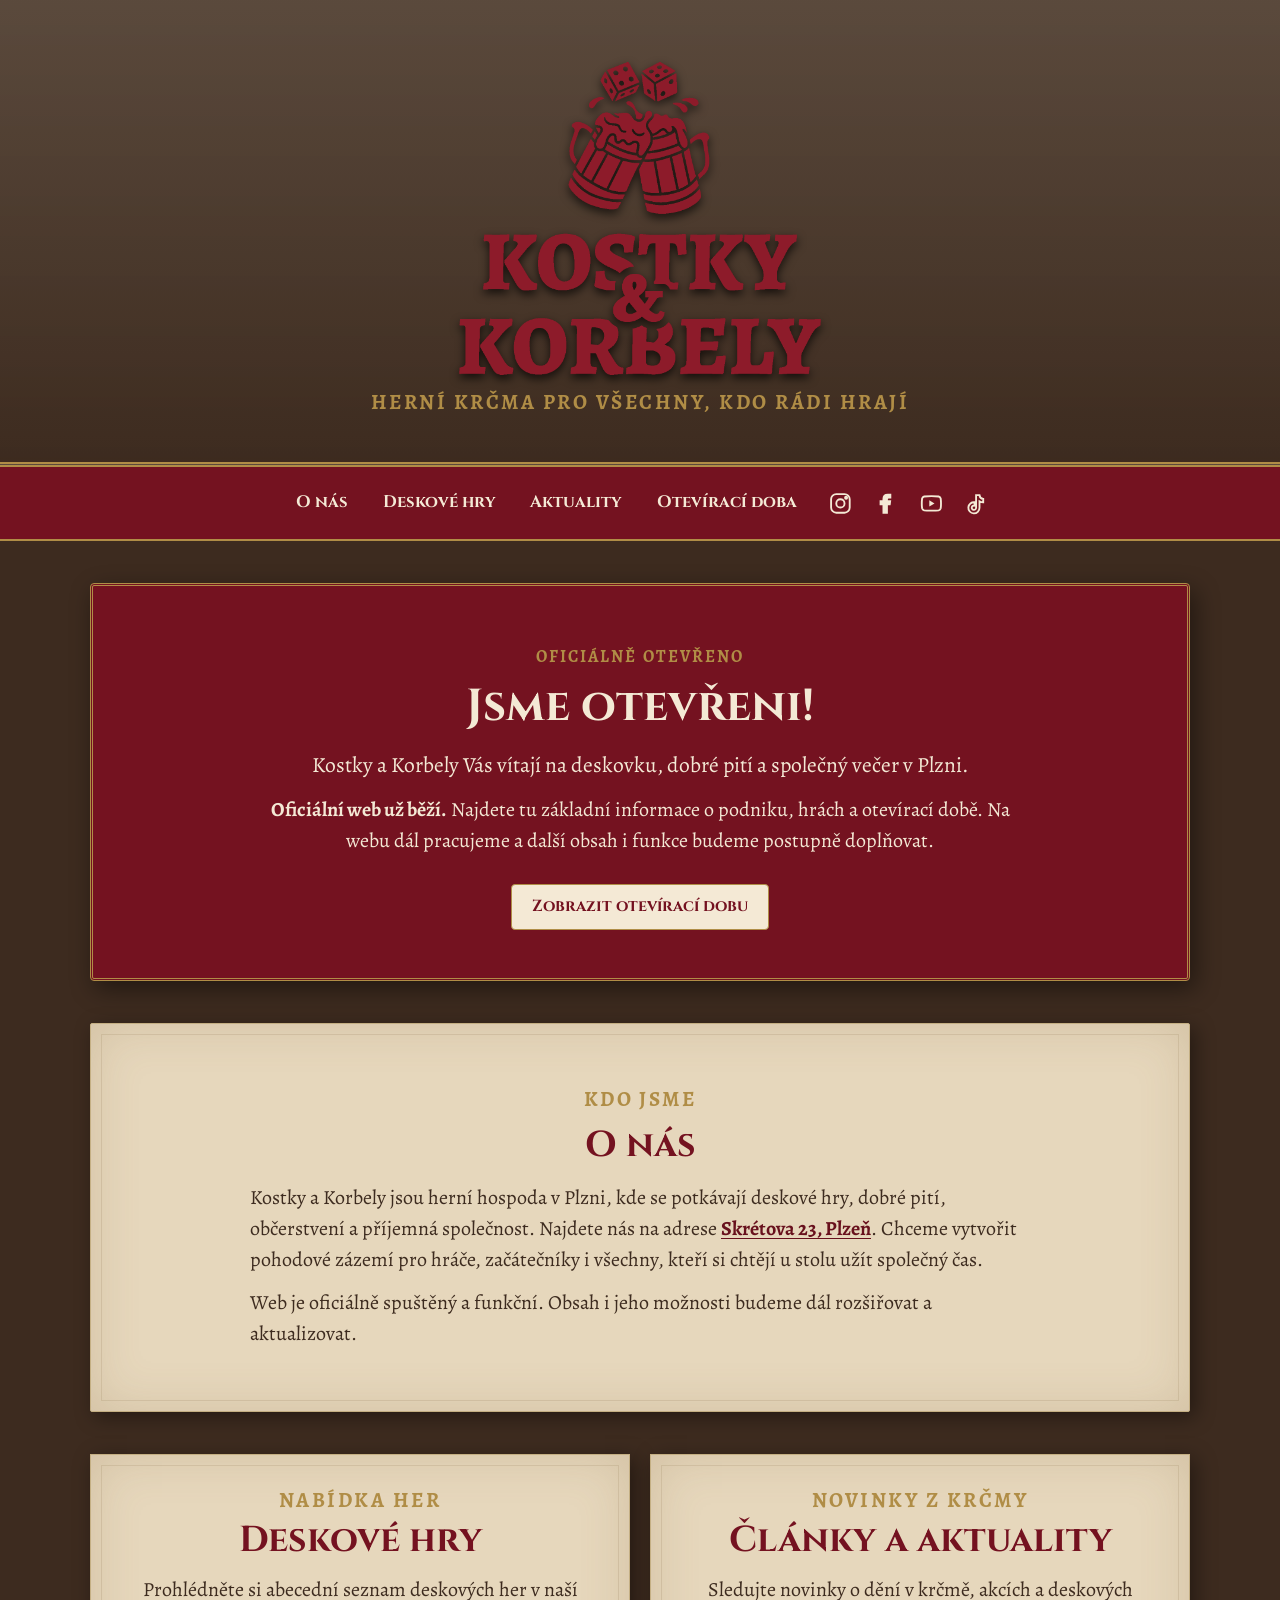
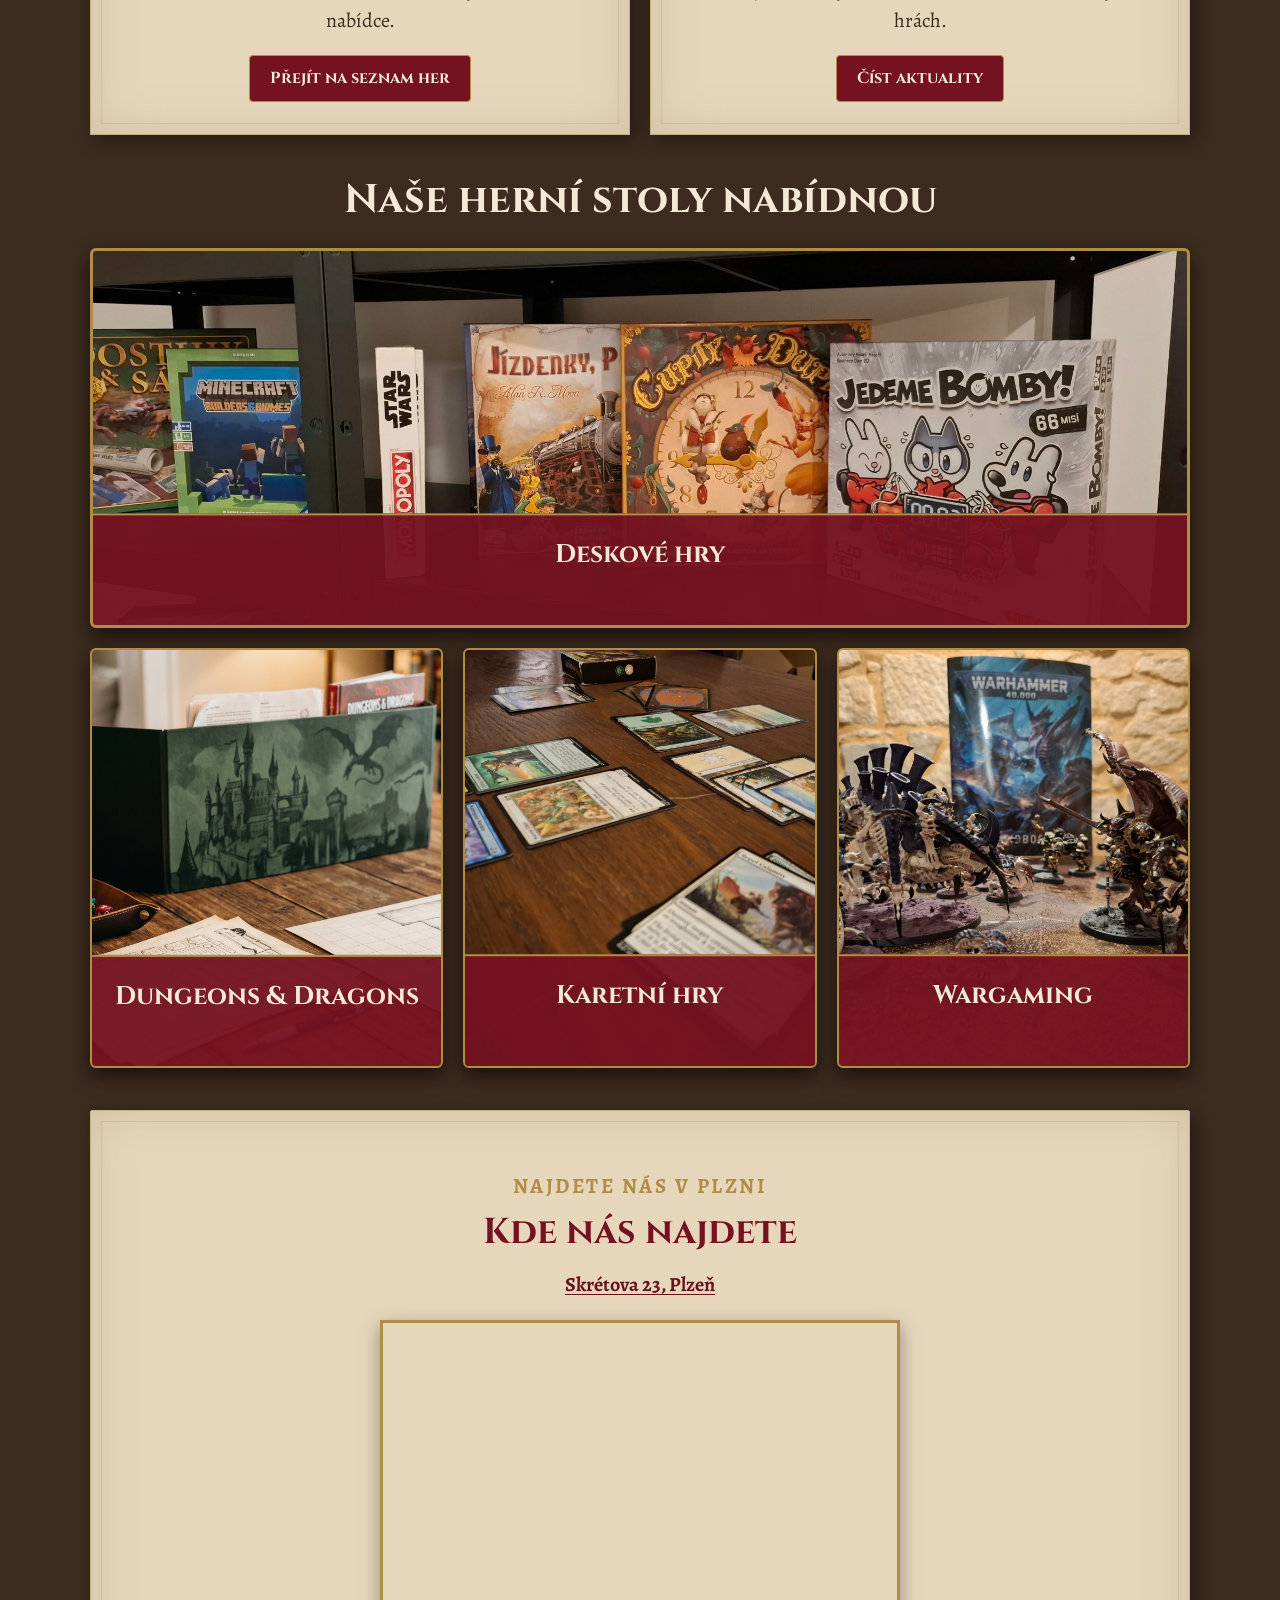
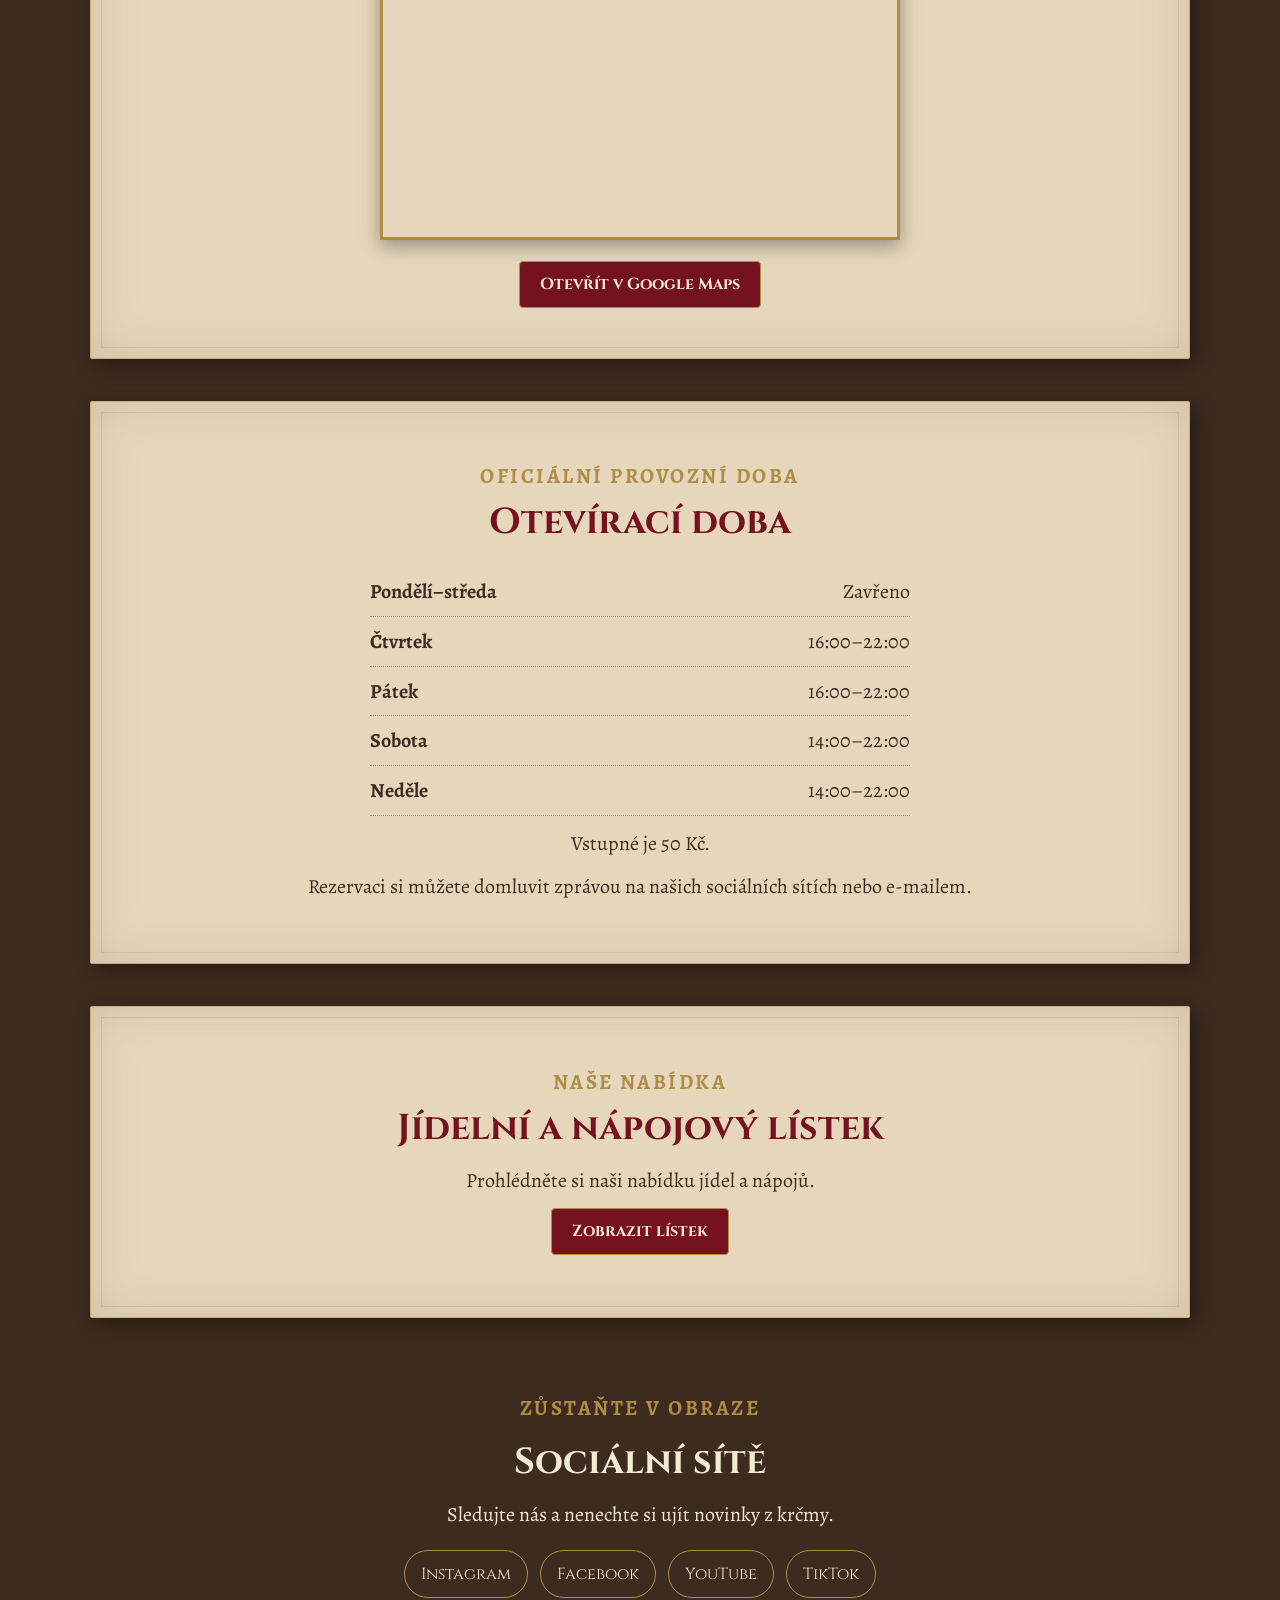
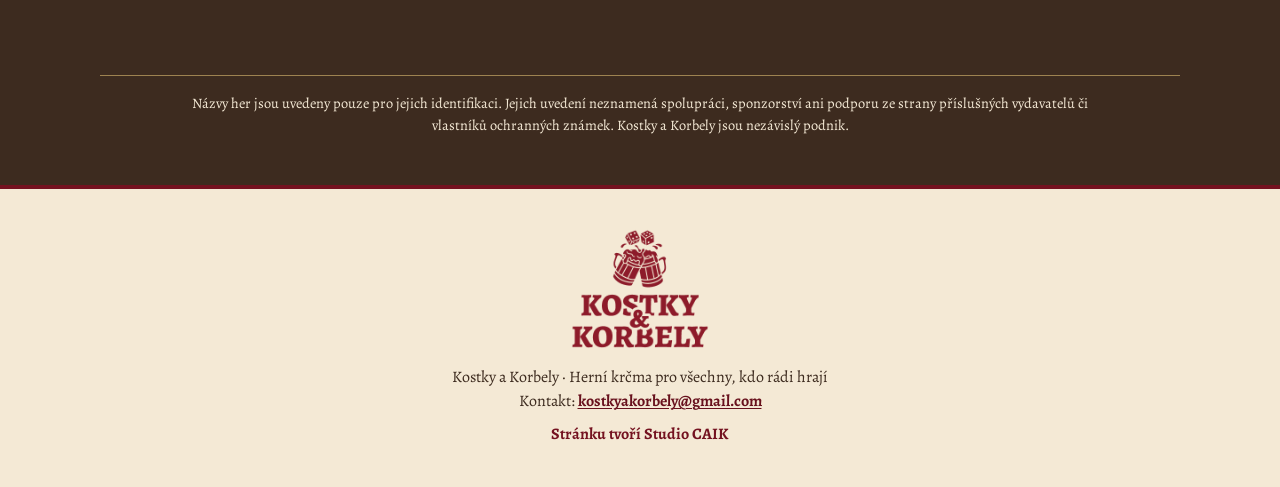
<file: index.html>
<!DOCTYPE html>
<html lang="cs">
<head>
    <meta charset="UTF-8">
    <meta name="viewport" content="width=device-width, initial-scale=1.0">
    <meta name="description" content="Kostky a Korbely – oficiálně otevřená herní krčma a místo pro deskové hry v Plzni. Informace o hrách, otevírací době a novinkách.">
    <title>Kostky a Korbely | Herní krčma</title>

    <!-- Spojení s CSS -->
    <link rel="stylesheet" href="style.css">

    <!-- Předběžné navázání síťového spojení s Google Fonts -->
    <link rel="preconnect" href="https://fonts.googleapis.com">

    <!-- Spojení se serverem, kde jsou uložené soubory písem -->
    <link rel="preconnect" href="https://fonts.gstatic.com" crossorigin>

    <!-- Import konkrétních písem -->
    <link href="https://fonts.googleapis.com/css2?family=Alegreya:ital,wght@0,400..900;1,400..900&family=Alegreya+SC:wght@400;700&family=Cinzel:wght@400;700;900&display=swap" rel="stylesheet">
</head>


<body>

    <!--Hlavička webu -->
    <header class="site-header">
        <div class="logo-frame">
            <img src="assets/images/kak-logo-new.png" alt="Logo Kostky a Korbely" class="main-logo">
        </div>
        <p class="header-subtitle">Herní krčma pro všechny, kdo rádi hrají</p>
    </header>

    <!-- Navigace webu -->
    <nav class="site-nav" aria-label="Hlavní navigace">

        <!-- Odkazy na jednotlivé sekce stránky a podstránky -->
        <div class="nav-links">
            <a href="#o-nas">O nás</a>
            <a href="deskovky.html">Deskové hry</a>
            <a href="aktuality.html">Aktuality</a>
            <a href="#oteviraci-doba">Otevírací doba</a>
        </div>

        <!-- Odkazy na sociální sítě -->
        <div class="nav-socials" aria-label="Sociální sítě">
            <a href="https://www.instagram.com/kostkyakorbely/" target="_blank" rel="noopener noreferrer" aria-label="Instagram" title="Instagram"><svg viewBox="0 0 24 24" aria-hidden="true"><rect x="3" y="3" width="18" height="18" rx="5"></rect><circle cx="12" cy="12" r="4"></circle><circle cx="17.5" cy="6.5" r="1"></circle></svg></a>
            <a href="https://www.facebook.com/people/Kostky-a-korbely/61594468944132/" target="_blank" rel="noopener noreferrer" aria-label="Facebook" title="Facebook"><svg class="brand-icon" viewBox="0 0 24 24" aria-hidden="true"><path d="M13.5 21v-8h2.7l.4-3.1h-3.1V7.9c0-.9.3-1.5 1.6-1.5h1.7V3.6c-.3 0-1.3-.1-2.5-.1-2.5 0-4.2 1.5-4.2 4.3v2.1H7.3V13h2.8v8h3.4Z"></path></svg></a>
            <a href="https://www.youtube.com/@kostkyakorbely" target="_blank" rel="noopener noreferrer" aria-label="YouTube" title="YouTube"><svg viewBox="0 0 24 24" aria-hidden="true"><path d="M21 7.3a2.8 2.8 0 0 0-2-2C17.2 5 12 5 12 5s-5.2 0-7 .3a2.8 2.8 0 0 0-2 2A29 29 0 0 0 2.7 12 29 29 0 0 0 3 16.7a2.8 2.8 0 0 0 2 2c1.8.3 7 .3 7 .3s5.2 0 7-.3a2.8 2.8 0 0 0 2-2 29 29 0 0 0 .3-4.7A29 29 0 0 0 21 7.3Z"></path><path class="play" d="m10 9 5 3-5 3Z"></path></svg></a>
            <a href="https://www.tiktok.com/@kostkykorbely" target="_blank" rel="noopener noreferrer" aria-label="TikTok" title="TikTok"><svg viewBox="0 0 24 24" aria-hidden="true"><path d="M15 4c.2 2.2 1.4 3.5 3.6 3.7V11a8 8 0 0 1-3.6-1v6.2a5.4 5.4 0 1 1-4.7-5.3v3.3a2.1 2.1 0 1 0 1.4 2V4H15Z"></path></svg></a>
        </div>
    </nav>



    <!-- Hlavní obsah stránky -->
    <main class="main-content">
        <article class="opening-notice" aria-labelledby="opening-notice-title">
            <p class="notice-badge">Oficiálně otevřeno</p>
            <h1 id="opening-notice-title">Jsme otevřeni!</h1>
            <p class="opening-notice-intro">Kostky a Korbely Vás vítají na deskovku, dobré pití a společný večer v Plzni.</p>
            <p><strong>Oficiální web už běží.</strong> Najdete tu základní informace o podniku, hrách a otevírací době. Na webu dál pracujeme a další obsah i funkce budeme postupně doplňovat.</p>
            <a class="button" href="#oteviraci-doba">Zobrazit otevírací dobu</a>
        </article>

        <!-- Sekce o nás -->
        <section id="o-nas" class="paper-card">
            <p class="section-label">Kdo jsme</p>
            <h2>O nás</h2>
            <p>Kostky a Korbely jsou herní hospoda v Plzni, kde se potkávají deskové hry, dobré pití, občerstvení
                a příjemná společnost. Najdete nás na adrese <a class="text-link" href="https://www.google.com/maps/search/?api=1&amp;query=Skr%C3%A9tova%2023%2C%20Plze%C5%88" target="_blank" rel="noopener noreferrer">Skrétova 23, Plzeň</a>.
                Chceme vytvořit pohodové zázemí pro hráče, začátečníky i všechny, kteří si chtějí u stolu užít společný čas.</p>
            <p>Web je oficiálně spuštěný a funkční. Obsah i jeho možnosti budeme dál rozšiřovat a aktualizovat.</p>
        </section>

        <!-- Odkazy na postránky -->
        <section class="quick-links" aria-label="Další informace">
            
            <!-- Odkazy na nabídku deskových her -->
            <article class="quick-link-card">
                <p class="section-label">Nabídka her</p>
                <h2>Deskové hry</h2>
                <p>Prohlédněte si abecední seznam deskových her v naší nabídce.</p>
                <a class="button" href="deskovky.html">Přejít na seznam her</a>
            </article>

            <!-- Odkazy na podstránku aktuality -->
            <article class="quick-link-card">
                <p class="section-label">Novinky z krčmy</p>
                <h2>Články a aktuality</h2>
                <p>Sledujte novinky o dění v krčmě, akcích a deskových hrách.</p>
                <a class="button" href="aktuality.html">Číst aktuality</a>
            </article>
        </section>

        <!-- Sekce o hrách -->
        <section id="hry" class="games-area">
            <h2 class="section-heading">Naše herní stoly nabídnou</h2>
            <div class="grid-container">

                <!-- Deskové hry -->
                <article class="game-item featured-boardgames">
                    <div class="game-content">
                        <h3>Deskové hry</h3>
                        <p>Od rodinných klasik po moderní strategické pecky. 
                            Přijďte si zahrát v pohodové atmosféře, objevovat nové tituly a užít si večer plný taktiky, 
                            spolupráce i přátelského soupeření.</p>
                    </div>
                </article>

                <!-- Dungeons & Dragons -->
                <article class="game-item game-item-dnd">
                    <div class="game-content">
                        <h3>Dungeons &amp; Dragons</h3>
                        <p>Prozkoumejte zapomenuté jeskyně, čelte mýtickým drakům a napište svůj vlastní příběh. 
                            Naše stoly jsou připravené pro Vaše družiny i zkušené Pány jeskyně.</p>
                    </div>
                </article>

                <!-- Karetní hry -->
                <article class="game-item game-item-cards">
                    <div class="game-content">
                        <h3>Karetní hry</h3>
                        <p>Vyzvěte ostatní sférochodce na souboj. 
                            Prostor pro Commander, Draft, volné hraní i výměnu karet.</p>
                    </div>
                </article>

                <!-- Wargaming -->
                <article class="game-item game-item-wargaming">
                    <div class="game-content">
                        <h3>Wargaming</h3>
                        <p>Připravte své nabarvené armády, rozviňte herní podložky 
                            a ukažte svou taktickou převahu v epických bitvách.</p>
                    </div>
                </article>
            </div>
        </section>

        <!-- Sekce s interaktivní mapou -->
        <section class="paper-card map-card" id="lokace">
            <p class="section-label">Najdete nás v Plzni</p>
            <h2>Kde nás najdete</h2>
            <p class="map-address"><a class="text-link" href="https://www.google.com/maps/search/?api=1&amp;query=Skr%C3%A9tova%2023%2C%20Plze%C5%88" target="_blank" rel="noopener noreferrer">Skrétova 23, Plzeň</a></p>
            
            <!-- Rámec s mapou -->
            <div class="map-frame">
                <iframe src="https://maps.google.com/maps?q=Skr%C3%A9tova%2023%2C%20Plze%C5%88&amp;z=16&amp;output=embed" title="Mapa umístění Kostek a Korbelů, Skrétova 23, Plzeň" loading="lazy" referrerpolicy="no-referrer-when-downgrade" allowfullscreen></iframe>
            </div>
            <a class="button map-button" href="https://www.google.com/maps/search/?api=1&amp;query=Skr%C3%A9tova%2023%2C%20Plze%C5%88" target="_blank" rel="noopener noreferrer">Otevřít v Google Maps</a>
        </section>

        <!-- Sekce s otevírací dobou -->
        <section id="oteviraci-doba" class="paper-card hours-card">
            <p class="section-label">Oficiální provozní doba</p>
            <h2>Otevírací doba</h2>
            <dl class="hours-list">
                <div><dt>Pondělí–středa</dt><dd>Zavřeno</dd></div>
                <div><dt>Čtvrtek</dt><dd>16:00–22:00</dd></div>
                <div><dt>Pátek</dt><dd>16:00–22:00</dd></div>
                <div><dt>Sobota</dt><dd>14:00–22:00</dd></div>
                <div><dt>Neděle</dt><dd>14:00–22:00</dd></div>
            </dl>
            <p>Vstupné je 50 Kč.</p>
            <p>Rezervaci si můžete domluvit zprávou na našich sociálních sítích nebo e-mailem.</p>
        </section>

        <!-- Nabídka jídel a nápojů v přehledném lístku. -->
        <section class="paper-card menu-card" id="menu" aria-labelledby="menu-title">
            <p class="section-label">Naše nabídka</p>
            <h2 id="menu-title">Jídelní a nápojový lístek</h2>
            <p>Prohlédněte si naši nabídku jídel a nápojů.</p>
            <p><a class="button" href="assets/documents/kostky_a_korbely_menu.pdf" target="_blank" rel="noopener noreferrer">Zobrazit lístek</a></p>
        </section>

        <!-- Sekce s odkazy na sociální sítě -->
        <section class="social-section" id="site">
            <p class="section-label">Zůstaňte v obraze</p>
            <h2>Sociální sítě</h2>
            <p>Sledujte nás a nenechte si ujít novinky z krčmy.</p>
            <div class="social-links" aria-label="Sociální sítě">
                <a href="https://www.instagram.com/kostkyakorbely/" target="_blank" rel="noopener noreferrer">Instagram</a>
                <a href="https://www.facebook.com/people/Kostky-a-korbely/61594468944132/" target="_blank" rel="noopener noreferrer">Facebook</a>
                <a href="https://www.youtube.com/@kostkyakorbely" target="_blank" rel="noopener noreferrer">YouTube</a>
                <a href="https://www.tiktok.com/@kostkykorbely" target="_blank" rel="noopener noreferrer">TikTok</a>
            </div>
        </section>
    </main>

    <!-- Upozornění k názvům her a ochranným známkám. -->
    <aside class="trademark-disclaimer" aria-label="Upozornění k ochranným známkám">
        <p>Názvy her jsou uvedeny pouze pro jejich identifikaci. Jejich uvedení neznamená spolupráci, sponzorství ani podporu ze strany příslušných vydavatelů či vlastníků ochranných známek. Kostky a Korbely jsou nezávislý podnik.</p>
    </aside>

    <!-- Paticka stránky -->
    <footer class="site-footer">
        <img src="assets/images/kak-logo-new.png" alt="Kostky a Korbely" class="footer-logo">
        <p>Kostky a Korbely · Herní krčma pro všechny, kdo rádi hrají</p>
        <p class="footer-contact">Kontakt: <a class="text-link" href="mailto:kostkyakorbely@gmail.com">kostkyakorbely@gmail.com</a></p>
        <p class="creator-credit">Stránku tvoří Studio CAIK</p>
    </footer>

</body>
</html>
</file>
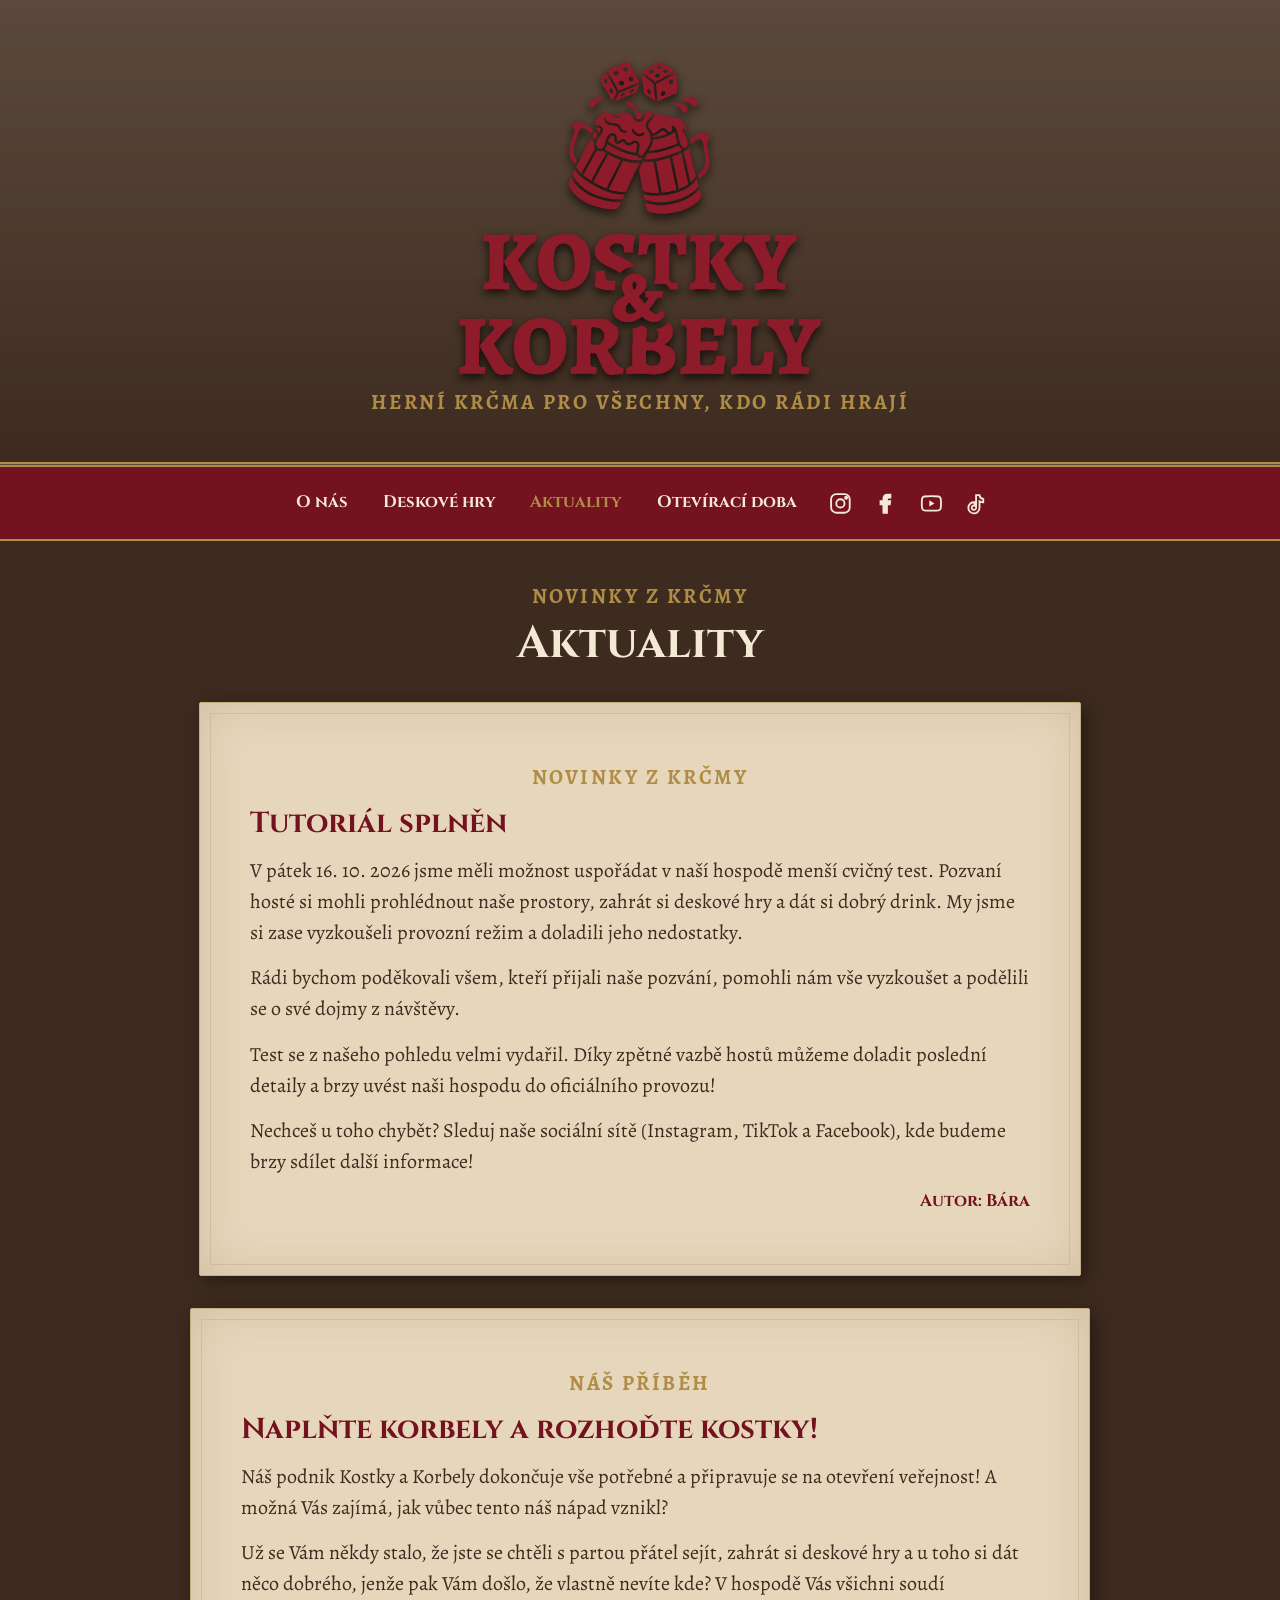
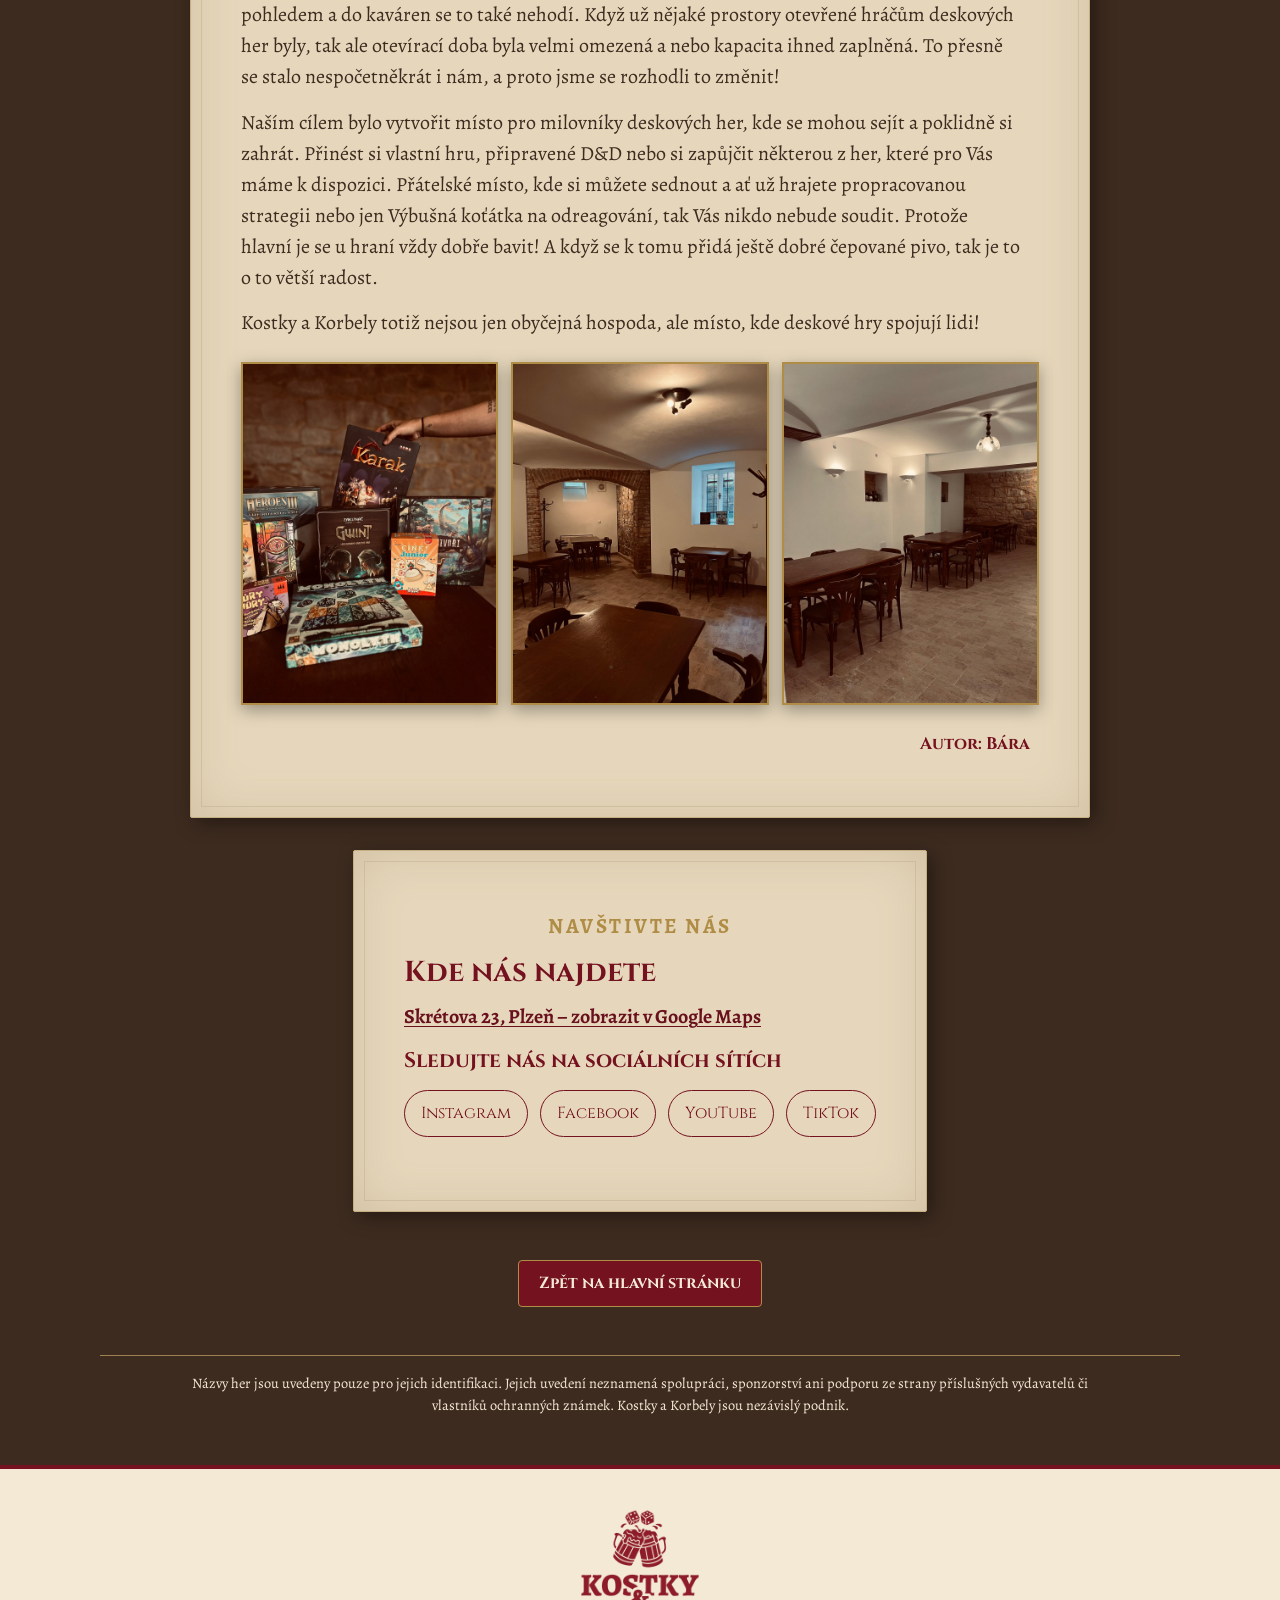
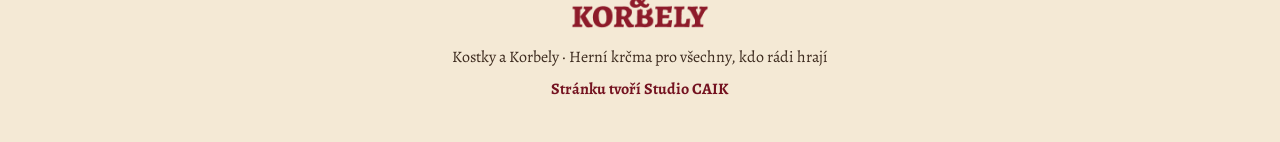
<file: aktuality.html>
<!DOCTYPE html>
<html lang="cs">
<head>
    <!-- Kódování, mobilní zobrazení, popis a název stránky. -->
    <meta charset="UTF-8">
    <meta name="viewport" content="width=device-width, initial-scale=1.0">
    <meta name="description" content="Aktuality a informace pro návštěvníky otevřené herní krčmy Kostky a Korbely v Plzni.">
    <title>Aktuality | Kostky a Korbely</title>

    <!-- Společné styly a písma používaná na webu. -->
    <link rel="stylesheet" href="style.css">
    <link rel="preconnect" href="https://fonts.googleapis.com">
    <link rel="preconnect" href="https://fonts.gstatic.com" crossorigin>
    <link href="https://fonts.googleapis.com/css2?family=Alegreya:ital,wght@0,400..900;1,400..900&family=Alegreya+SC:wght@400;700&family=Cinzel:wght@400;700;900&display=swap" rel="stylesheet">
</head>
<body>
    <!-- Hlavička s logem a sloganem webu. -->
    <header class="site-header">
        <a class="logo-frame logo-link" href="index.html" aria-label="Kostky a Korbely – hlavní stránka">
            <img src="assets/images/kak-logo-new.png" alt="Logo Kostky a Korbely" class="main-logo">
        </a>
        <p class="header-subtitle">Herní krčma pro všechny, kdo rádi hrají</p>
    </header>

    <!-- Navigace mezi stránkami webu a odkazy na sociální sítě. -->
    <nav class="site-nav" aria-label="Hlavní navigace">
        <!-- Odkazy na hlavní stránku a další podstránky. -->
        <div class="nav-links">
            <a href="index.html#o-nas">O nás</a>
            <a href="deskovky.html">Deskové hry</a>
            <a href="aktuality.html" aria-current="page">Aktuality</a>
            <a href="index.html#oteviraci-doba">Otevírací doba</a>
        </div>

        <!-- Odkazy na sociální sítě. -->
        <div class="nav-socials" aria-label="Sociální sítě">
            <a href="https://www.instagram.com/kostkyakorbely/" target="_blank" rel="noopener noreferrer" aria-label="Instagram" title="Instagram"><svg viewBox="0 0 24 24" aria-hidden="true"><rect x="3" y="3" width="18" height="18" rx="5"></rect><circle cx="12" cy="12" r="4"></circle><circle cx="17.5" cy="6.5" r="1"></circle></svg></a>
            <a href="https://www.facebook.com/people/Kostky-a-korbely/61594468944132/" target="_blank" rel="noopener noreferrer" aria-label="Facebook" title="Facebook"><svg class="brand-icon" viewBox="0 0 24 24" aria-hidden="true"><path d="M13.5 21v-8h2.7l.4-3.1h-3.1V7.9c0-.9.3-1.5 1.6-1.5h1.7V3.6c-.3 0-1.3-.1-2.5-.1-2.5 0-4.2 1.5-4.2 4.3v2.1H7.3V13h2.8v8h3.4Z"></path></svg></a>
            <a href="https://www.youtube.com/@kostkyakorbely" target="_blank" rel="noopener noreferrer" aria-label="YouTube" title="YouTube"><svg viewBox="0 0 24 24" aria-hidden="true"><path d="M21 7.3a2.8 2.8 0 0 0-2-2C17.2 5 12 5 12 5s-5.2 0-7 .3a2.8 2.8 0 0 0-2 2A29 29 0 0 0 2.7 12 29 29 0 0 0 3 16.7a2.8 2.8 0 0 0 2 2c1.8.3 7 .3 7 .3s5.2 0 7-.3a2.8 2.8 0 0 0 2-2 29 29 0 0 0 .3-4.7A29 29 0 0 0 21 7.3Z"></path><path class="play" d="m10 9 5 3-5 3Z"></path></svg></a>
            <a href="https://www.tiktok.com/@kostkykorbely" target="_blank" rel="noopener noreferrer" aria-label="TikTok" title="TikTok"><svg viewBox="0 0 24 24" aria-hidden="true"><path d="M15 4c.2 2.2 1.4 3.5 3.6 3.7V11a8 8 0 0 1-3.6-1v6.2a5.4 5.4 0 1 1-4.7-5.3v3.3a2.1 2.1 0 1 0 1.4 2V4H15Z"></path></svg></a>
        </div>
    </nav>

    <!-- Přehled aktualit; nové články patří na začátek seznamu. -->
    <main class="main-content subpage-content">
        <header class="news-page-heading">
            <p class="section-label">Novinky z krčmy</p>
            <h1>Aktuality</h1>
        </header>

        <section class="news-list" aria-label="Články a aktuality">
            <!-- Aktualita o cvičném testu provozu; článek je bez fotografie. -->
            <article class="paper-card article-card news-article" aria-labelledby="test-title">
                <p class="section-label">Novinky z krčmy</p>
                <h2 class="news-title" id="test-title">Tutoriál splněn</h2>
                <div class="article-body">
                    <p>V pátek 16. 10. 2026 jsme měli možnost uspořádat v naší hospodě menší cvičný test. Pozvaní hosté si mohli prohlédnout naše prostory, zahrát si deskové hry a dát si dobrý drink. My jsme si zase vyzkoušeli provozní režim a doladili jeho nedostatky.</p>
                    <p>Rádi bychom poděkovali všem, kteří přijali naše pozvání, pomohli nám vše vyzkoušet a podělili se o své dojmy z návštěvy.</p>
                    <p>Test se z našeho pohledu velmi vydařil. Díky zpětné vazbě hostů můžeme doladit poslední detaily a brzy uvést naši hospodu do oficiálního provozu!</p>
                    <p>Nechceš u toho chybět? Sleduj naše sociální sítě (Instagram, TikTok a Facebook), kde budeme brzy sdílet další informace!</p>
                </div>
                <p class="article-author">Autor: Bára</p>
            </article>

            <!-- Úvodní příběh podniku s výběrem fotografií. -->
            <article class="paper-card article-card news-article" aria-labelledby="story-title">
                <p class="section-label">Náš příběh</p>
                <h2 class="news-title" id="story-title">Naplňte korbely a rozhoďte kostky!</h2>
                <div class="article-body">
                    <p>Náš podnik Kostky a Korbely dokončuje vše potřebné a připravuje se na otevření veřejnost! A možná Vás zajímá, jak vůbec tento náš nápad vznikl?</p>
                    <p>Už se Vám někdy stalo, že jste se chtěli s partou přátel sejít, zahrát si deskové hry a u toho si dát něco dobrého, jenže pak Vám došlo, že vlastně nevíte kde? V hospodě Vás všichni soudí pohledem a do kaváren se to také nehodí. Když už nějaké prostory otevřené hráčům deskových her byly, tak ale otevírací doba byla velmi omezená a nebo kapacita ihned zaplněná. To přesně se stalo nespočetněkrát i nám, a proto jsme se rozhodli to změnit!</p>
                    <p>Naším cílem bylo vytvořit místo pro milovníky deskových her, kde se mohou sejít a poklidně si zahrát. Přinést si vlastní hru, připravené D&amp;D nebo si zapůjčit některou z her, které pro Vás máme k dispozici. Přátelské místo, kde si můžete sednout a ať už hrajete propracovanou strategii nebo jen Výbušná koťátka na odreagování, tak Vás nikdo nebude soudit. Protože hlavní je se u hraní vždy dobře bavit! A když se k tomu přidá ještě dobré čepované pivo, tak je to o to větší radost.</p>
                    <p>Kostky a Korbely totiž nejsou jen obyčejná hospoda, ale místo, kde deskové hry spojují lidi!</p>
                </div>
                <!-- Fotografie článku a uvedení autora. -->
                <div class="article-gallery" aria-label="Fotografie her a prostor Kostek a Korbelů">
                    <img src="assets/images/kak_c_1.2.jpeg" alt="Deskové hry vystavené na stole, včetně Karaku, Gwentu a Monopoly.">
                    <img src="assets/images/kak_c_1.3.jpeg" alt="Herní místnost s dřevěnými stoly a kamenným obloukem.">
                    <img src="assets/images/kak_c_1.4.jpeg" alt="Herní místnost s dřevěnými stoly a židlemi u kamenné stěny.">
                </div>
                <p class="article-author">Autor: Bára</p>
            </article>

            <!-- Adresa a sociální sítě podniku. -->
            <article class="paper-card article-card news-article" aria-labelledby="location-title">
                <p class="section-label">Navštivte nás</p>
                <h2 class="news-title" id="location-title">Kde nás najdete</h2>
                <p><a class="text-link" href="https://www.google.com/maps/search/?api=1&amp;query=Skr%C3%A9tova%2023%2C%20Plze%C5%88" target="_blank" rel="noopener noreferrer">Skrétova 23, Plzeň – zobrazit v Google Maps</a></p>
                <h3>Sledujte nás na sociálních sítích</h3>
                <div class="social-links article-social-links" aria-label="Sociální sítě">
                    <a href="https://www.instagram.com/kostkyakorbely/" target="_blank" rel="noopener noreferrer">Instagram</a>
                    <a href="https://www.facebook.com/people/Kostky-a-korbely/61594468944132/" target="_blank" rel="noopener noreferrer">Facebook</a>
                    <a href="https://www.youtube.com/@kostkyakorbely" target="_blank" rel="noopener noreferrer">YouTube</a>
                    <a href="https://www.tiktok.com/@kostkykorbely" target="_blank" rel="noopener noreferrer">TikTok</a>
                </div>
            </article>
        </section>

        <p class="back-link"><a class="button" href="index.html">Zpět na hlavní stránku</a></p>
    </main>

    <!-- Upozornění k názvům her a ochranným známkám. -->
    <aside class="trademark-disclaimer" aria-label="Upozornění k ochranným známkám">
        <p>Názvy her jsou uvedeny pouze pro jejich identifikaci. Jejich uvedení neznamená spolupráci, sponzorství ani podporu ze strany příslušných vydavatelů či vlastníků ochranných známek. Kostky a Korbely jsou nezávislý podnik.</p>
    </aside>

    <!-- Patička stránky. -->
    <footer class="site-footer">
        <img src="assets/images/kak-logo-new.png" alt="Kostky a Korbely" class="footer-logo">
        <p>Kostky a Korbely · Herní krčma pro všechny, kdo rádi hrají</p>
        <p class="creator-credit">Stránku tvoří Studio CAIK</p>
    </footer>
</body>
</html>
</file>
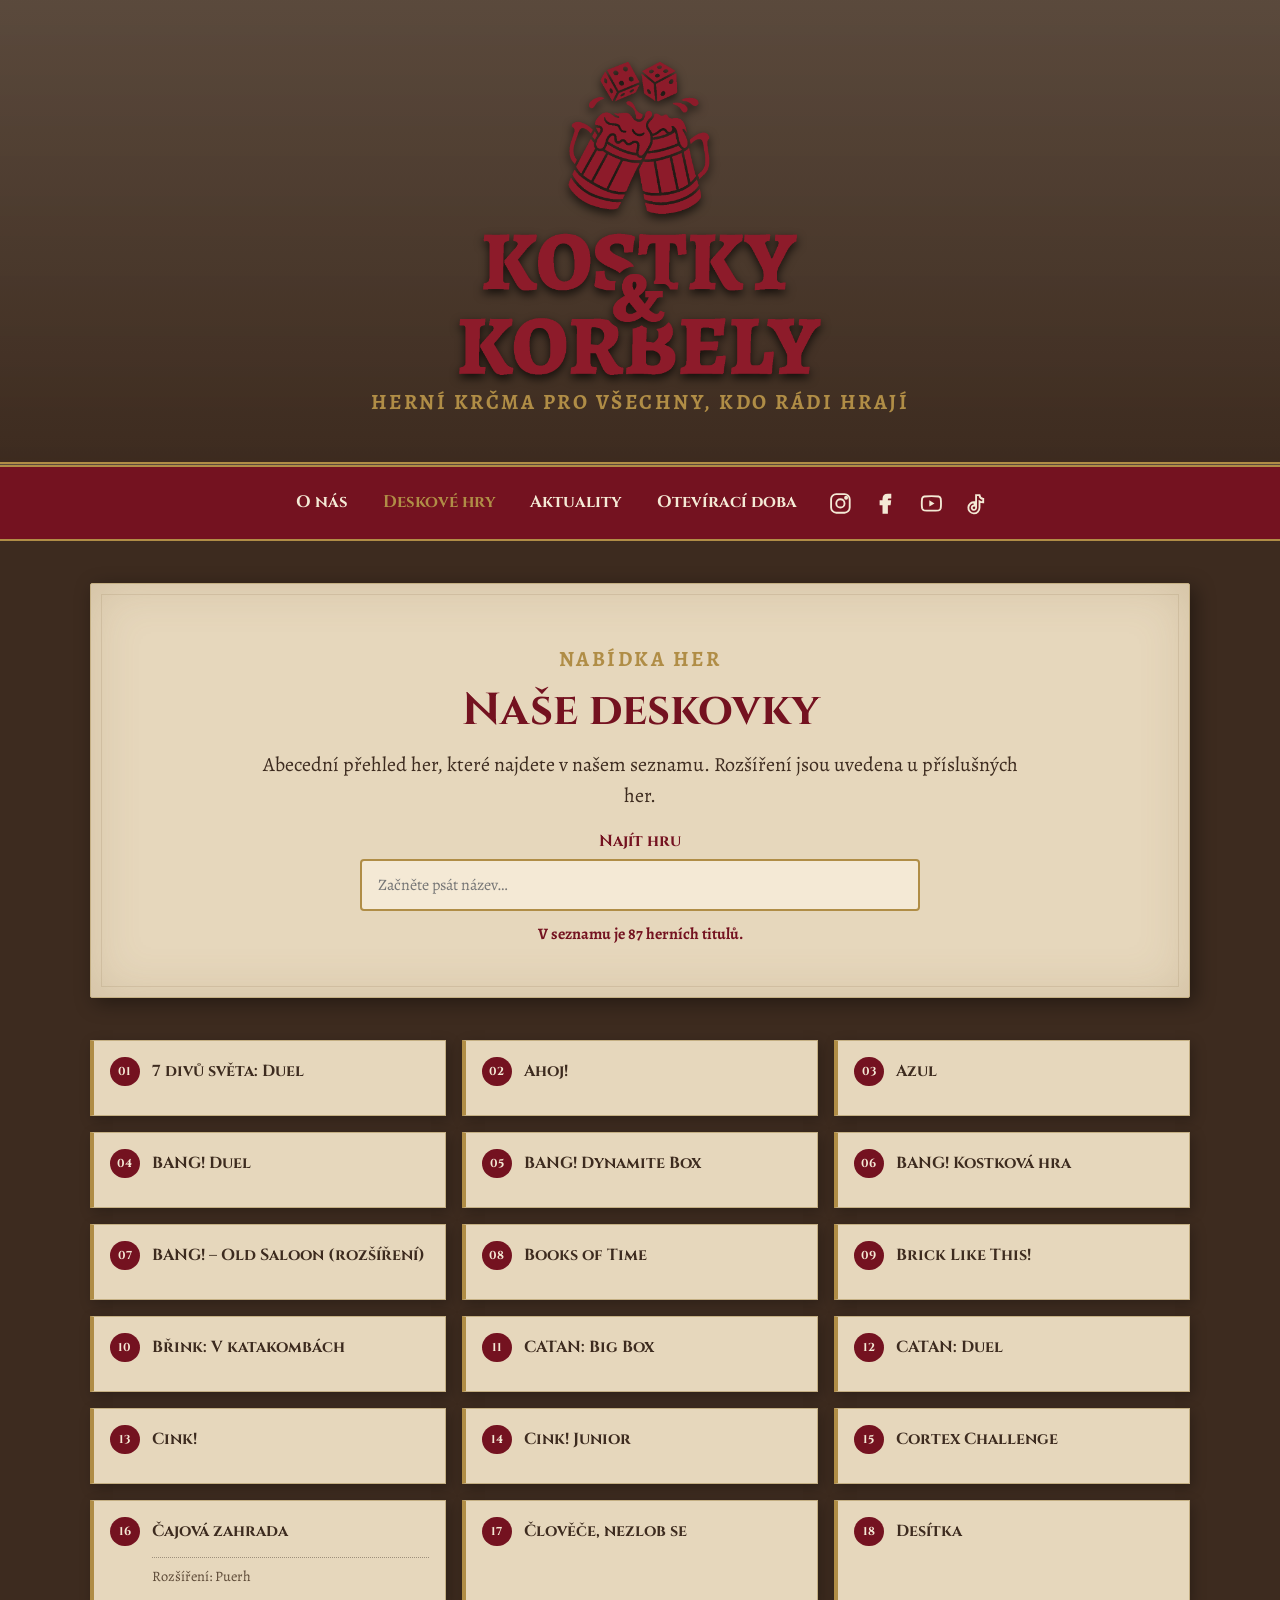
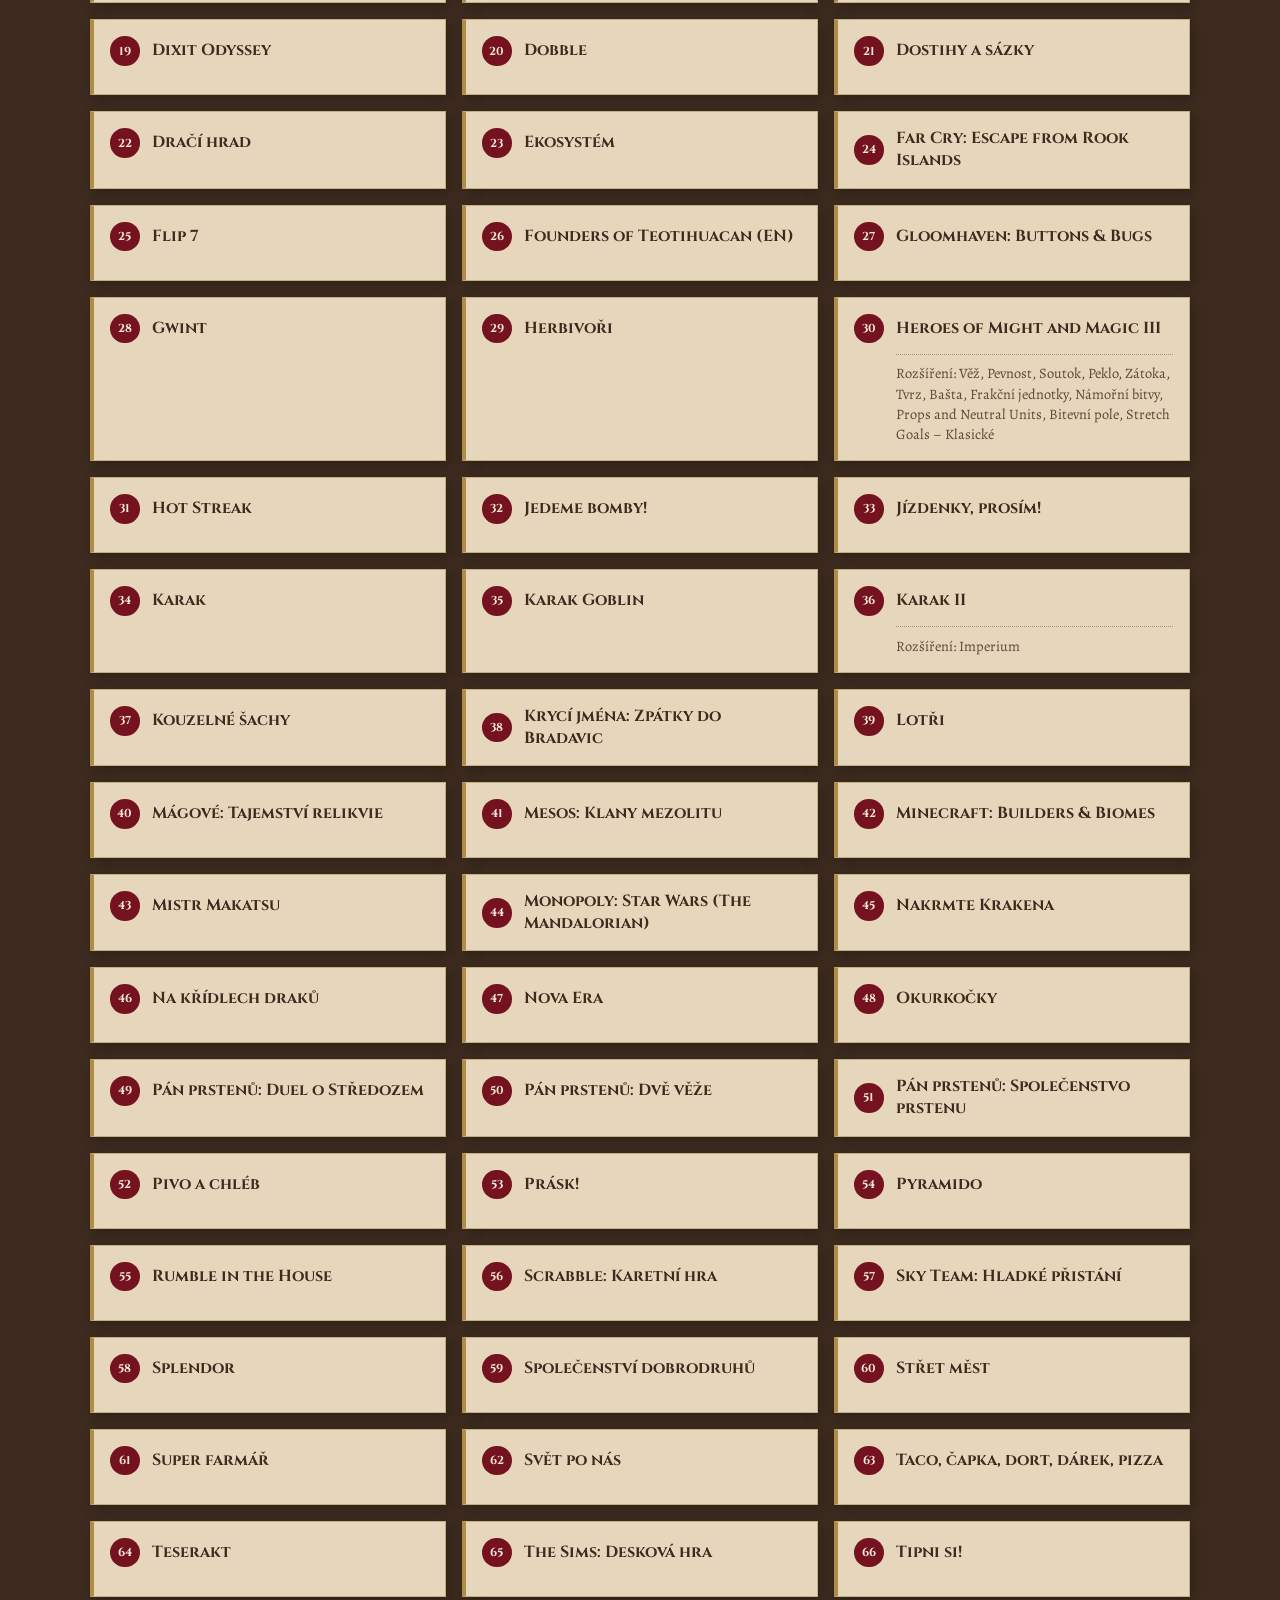
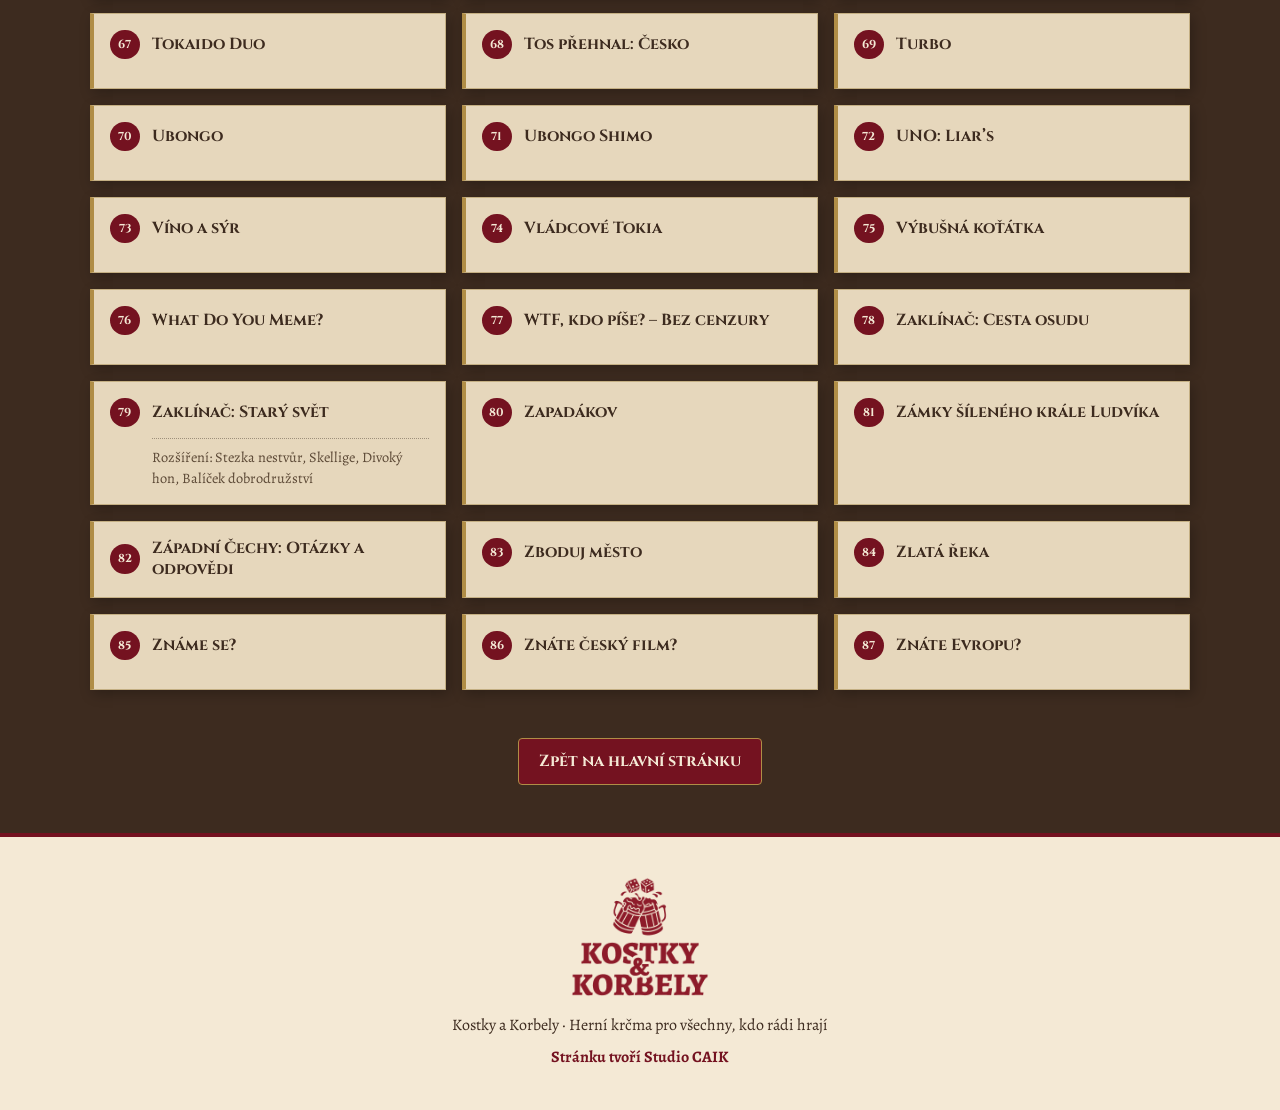
<file: deskovky.html>
<!DOCTYPE html>
<html lang="cs">
<head>
    <meta charset="UTF-8">
    <meta name="viewport" content="width=device-width, initial-scale=1.0">
    <meta name="description" content="Abecední přehled deskových her v herní krčmě Kostky a Korbely.">
    <title>Deskové hry | Kostky a Korbely</title>
    <!-- Společné styly a písma používaná na webu. -->
    <link rel="stylesheet" href="style.css">
    <link rel="preconnect" href="https://fonts.googleapis.com">
    <link rel="preconnect" href="https://fonts.gstatic.com" crossorigin>
    <link href="https://fonts.googleapis.com/css2?family=Alegreya:ital,wght@0,400..900;1,400..900&family=Alegreya+SC:wght@400;700&family=Cinzel:wght@400;700;900&display=swap" rel="stylesheet">
</head>
<body>
    <!-- Hlavička s logem a sloganem webu. -->
    <header class="site-header">
        <a class="logo-frame logo-link" href="index.html" aria-label="Kostky a Korbely – hlavní stránka">
            <img src="assets/images/kak-logo-new.png" alt="Logo Kostky a Korbely" class="main-logo">
        </a>
        <p class="header-subtitle">Herní krčma pro všechny, kdo rádi hrají</p>
    </header>

    <!-- Navigace mezi stránkami webu a odkazy na sociální sítě. -->
    <nav class="site-nav" aria-label="Hlavní navigace">
        <!-- Odkazy na hlavní stránku a další podstránky. -->
        <div class="nav-links">
            <a href="index.html#o-nas">O nás</a>
            <a href="deskovky.html" aria-current="page">Deskové hry</a>
            <a href="aktuality.html">Aktuality</a>
            <a href="index.html#oteviraci-doba">Otevírací doba</a>
        </div>
        <!-- Ikony sociálních profilů. -->
        <div class="nav-socials" aria-label="Sociální sítě">
            <a href="https://www.instagram.com/kostkyakorbely/" target="_blank" rel="noopener noreferrer" aria-label="Instagram" title="Instagram"><svg viewBox="0 0 24 24" aria-hidden="true"><rect x="3" y="3" width="18" height="18" rx="5"></rect><circle cx="12" cy="12" r="4"></circle><circle cx="17.5" cy="6.5" r="1"></circle></svg></a>
            <a href="https://www.facebook.com/people/Kostky-a-korbely/61594468944132/" target="_blank" rel="noopener noreferrer" aria-label="Facebook" title="Facebook"><svg class="brand-icon" viewBox="0 0 24 24" aria-hidden="true"><path d="M13.5 21v-8h2.7l.4-3.1h-3.1V7.9c0-.9.3-1.5 1.6-1.5h1.7V3.6c-.3 0-1.3-.1-2.5-.1-2.5 0-4.2 1.5-4.2 4.3v2.1H7.3V13h2.8v8h3.4Z"></path></svg></a>
            <a href="https://www.youtube.com/@kostkyakorbely" target="_blank" rel="noopener noreferrer" aria-label="YouTube" title="YouTube"><svg viewBox="0 0 24 24" aria-hidden="true"><path d="M21 7.3a2.8 2.8 0 0 0-2-2C17.2 5 12 5 12 5s-5.2 0-7 .3a2.8 2.8 0 0 0-2 2A29 29 0 0 0 2.7 12 29 29 0 0 0 3 16.7a2.8 2.8 0 0 0 2 2c1.8.3 7 .3 7 .3s5.2 0 7-.3a2.8 2.8 0 0 0 2-2 29 29 0 0 0 .3-4.7A29 29 0 0 0 21 7.3Z"></path><path class="play" d="m10 9 5 3-5 3Z"></path></svg></a>
            <a href="https://www.tiktok.com/@kostkykorbely" target="_blank" rel="noopener noreferrer" aria-label="TikTok" title="TikTok"><svg viewBox="0 0 24 24" aria-hidden="true"><path d="M15 4c.2 2.2 1.4 3.5 3.6 3.7V11a8 8 0 0 1-3.6-1v6.2a5.4 5.4 0 1 1-4.7-5.3v3.3a2.1 2.1 0 1 0 1.4 2V4H15Z"></path></svg></a>
        </div>
    </nav>

    <!-- Hlavní obsah podstránky s katalogem deskových her. -->
    <main class="main-content subpage-content catalog-page">
        <!-- Úvod katalogu a vyhledávání v seznamu. -->
        <header class="paper-card catalog-intro">
            <p class="section-label">Nabídka her</p>
            <h1 id="games-title">Naše deskovky</h1>
            <p>Abecední přehled her, které najdete v našem seznamu. Rozšíření jsou uvedena u příslušných her.</p>
            <label class="catalog-search-label" for="game-search">Najít hru</label>
            <input class="catalog-search" id="game-search" type="search" placeholder="Začněte psát název…" autocomplete="off">
            <p class="catalog-count" id="game-count" aria-live="polite">V seznamu je 87 herních titulů.</p>
        </header>

        <!-- Seznam her seřazený podle české abecedy. -->
        <section class="catalog-section" aria-labelledby="games-title">
            <ol class="game-catalog" id="game-list">
                <li class="game-card"><span class="game-index" aria-hidden="true">01</span><span class="game-title">7 divů světa: Duel</span></li>
                <li class="game-card"><span class="game-index" aria-hidden="true">02</span><span class="game-title">Ahoj!</span></li>
                <li class="game-card"><span class="game-index" aria-hidden="true">03</span><span class="game-title">Azul</span></li>
                <li class="game-card"><span class="game-index" aria-hidden="true">04</span><span class="game-title">BANG! Duel</span></li>
                <li class="game-card"><span class="game-index" aria-hidden="true">05</span><span class="game-title">BANG! Dynamite Box</span></li>
                <li class="game-card"><span class="game-index" aria-hidden="true">06</span><span class="game-title">BANG! Kostková hra</span></li>
                <li class="game-card"><span class="game-index" aria-hidden="true">07</span><span class="game-title">BANG! – Old Saloon (rozšíření)</span></li>
                <li class="game-card"><span class="game-index" aria-hidden="true">08</span><span class="game-title">Books of Time</span></li>
                <li class="game-card"><span class="game-index" aria-hidden="true">09</span><span class="game-title">Brick Like This!</span></li>
                <li class="game-card"><span class="game-index" aria-hidden="true">10</span><span class="game-title">Břink: V katakombách</span></li>
                <li class="game-card"><span class="game-index" aria-hidden="true">11</span><span class="game-title">CATAN: Big Box</span></li>
                <li class="game-card"><span class="game-index" aria-hidden="true">12</span><span class="game-title">CATAN: Duel</span></li>
                <li class="game-card"><span class="game-index" aria-hidden="true">13</span><span class="game-title">Cink!</span></li>
                <li class="game-card"><span class="game-index" aria-hidden="true">14</span><span class="game-title">Cink! Junior</span></li>
                <li class="game-card"><span class="game-index" aria-hidden="true">15</span><span class="game-title">Cortex Challenge</span></li>
                <li class="game-card"><span class="game-index" aria-hidden="true">16</span><span class="game-title">Čajová zahrada</span>
                <span class="expansion-note">Rozšíření: Puerh</span></li>
                <li class="game-card"><span class="game-index" aria-hidden="true">17</span><span class="game-title">Člověče, nezlob se</span></li>
                <li class="game-card"><span class="game-index" aria-hidden="true">18</span><span class="game-title">Desítka</span></li>
                <li class="game-card"><span class="game-index" aria-hidden="true">19</span><span class="game-title">Dixit Odyssey</span></li>
                <li class="game-card"><span class="game-index" aria-hidden="true">20</span><span class="game-title">Dobble</span></li>
                <li class="game-card"><span class="game-index" aria-hidden="true">21</span><span class="game-title">Dostihy a sázky</span></li>
                <li class="game-card"><span class="game-index" aria-hidden="true">22</span><span class="game-title">Dračí hrad</span></li>
                <li class="game-card"><span class="game-index" aria-hidden="true">23</span><span class="game-title">Ekosystém</span></li>
                <li class="game-card"><span class="game-index" aria-hidden="true">24</span><span class="game-title">Far Cry: Escape from Rook Islands</span></li>
                <li class="game-card"><span class="game-index" aria-hidden="true">25</span><span class="game-title">Flip 7</span></li>
                <li class="game-card"><span class="game-index" aria-hidden="true">26</span><span class="game-title">Founders of Teotihuacan (EN)</span></li>
                <li class="game-card"><span class="game-index" aria-hidden="true">27</span><span class="game-title">Gloomhaven: Buttons & Bugs</span></li>
                <li class="game-card"><span class="game-index" aria-hidden="true">28</span><span class="game-title">Gwint</span></li>
                <li class="game-card"><span class="game-index" aria-hidden="true">29</span><span class="game-title">Herbivoři</span></li>
                <li class="game-card"><span class="game-index" aria-hidden="true">30</span><span class="game-title">Heroes of Might and Magic III</span>
                <span class="expansion-note">Rozšíření: Věž, Pevnost, Soutok, Peklo, Zátoka, Tvrz, Bašta, Frakční jednotky, Námořní bitvy, Props and Neutral Units, Bitevní pole, Stretch Goals – Klasické</span></li>
                <li class="game-card"><span class="game-index" aria-hidden="true">31</span><span class="game-title">Hot Streak</span></li>
                <li class="game-card"><span class="game-index" aria-hidden="true">32</span><span class="game-title">Jedeme bomby!</span></li>
                <li class="game-card"><span class="game-index" aria-hidden="true">33</span><span class="game-title">Jízdenky, prosím!</span></li>
                <li class="game-card"><span class="game-index" aria-hidden="true">34</span><span class="game-title">Karak</span></li>
                <li class="game-card"><span class="game-index" aria-hidden="true">35</span><span class="game-title">Karak Goblin</span></li>
                <li class="game-card"><span class="game-index" aria-hidden="true">36</span><span class="game-title">Karak II</span>
                <span class="expansion-note">Rozšíření: Imperium</span></li>
                <li class="game-card"><span class="game-index" aria-hidden="true">37</span><span class="game-title">Kouzelné šachy</span></li>
                <li class="game-card"><span class="game-index" aria-hidden="true">38</span><span class="game-title">Krycí jména: Zpátky do Bradavic</span></li>
                <li class="game-card"><span class="game-index" aria-hidden="true">39</span><span class="game-title">Lotři</span></li>
                <li class="game-card"><span class="game-index" aria-hidden="true">40</span><span class="game-title">Mágové: Tajemství relikvie</span></li>
                <li class="game-card"><span class="game-index" aria-hidden="true">41</span><span class="game-title">Mesos: Klany mezolitu</span></li>
                <li class="game-card"><span class="game-index" aria-hidden="true">42</span><span class="game-title">Minecraft: Builders & Biomes</span></li>
                <li class="game-card"><span class="game-index" aria-hidden="true">43</span><span class="game-title">Mistr Makatsu</span></li>
                <li class="game-card"><span class="game-index" aria-hidden="true">44</span><span class="game-title">Monopoly: Star Wars (The Mandalorian)</span></li>
                <li class="game-card"><span class="game-index" aria-hidden="true">45</span><span class="game-title">Nakrmte Krakena</span></li>
                <li class="game-card"><span class="game-index" aria-hidden="true">46</span><span class="game-title">Na křídlech draků</span></li>
                <li class="game-card"><span class="game-index" aria-hidden="true">47</span><span class="game-title">Nova Era</span></li>
                <li class="game-card"><span class="game-index" aria-hidden="true">48</span><span class="game-title">Okurkočky</span></li>
                <li class="game-card"><span class="game-index" aria-hidden="true">49</span><span class="game-title">Pán prstenů: Duel o Středozem</span></li>
                <li class="game-card"><span class="game-index" aria-hidden="true">50</span><span class="game-title">Pán prstenů: Dvě věže</span></li>
                <li class="game-card"><span class="game-index" aria-hidden="true">51</span><span class="game-title">Pán prstenů: Společenstvo prstenu</span></li>
                <li class="game-card"><span class="game-index" aria-hidden="true">52</span><span class="game-title">Pivo a chléb</span></li>
                <li class="game-card"><span class="game-index" aria-hidden="true">53</span><span class="game-title">Prásk!</span></li>
                <li class="game-card"><span class="game-index" aria-hidden="true">54</span><span class="game-title">Pyramido</span></li>
                <li class="game-card"><span class="game-index" aria-hidden="true">55</span><span class="game-title">Rumble in the House</span></li>
                <li class="game-card"><span class="game-index" aria-hidden="true">56</span><span class="game-title">Scrabble: Karetní hra</span></li>
                <li class="game-card"><span class="game-index" aria-hidden="true">57</span><span class="game-title">Sky Team: Hladké přistání</span></li>
                <li class="game-card"><span class="game-index" aria-hidden="true">58</span><span class="game-title">Splendor</span></li>
                <li class="game-card"><span class="game-index" aria-hidden="true">59</span><span class="game-title">Společenství dobrodruhů</span></li>
                <li class="game-card"><span class="game-index" aria-hidden="true">60</span><span class="game-title">Střet měst</span></li>
                <li class="game-card"><span class="game-index" aria-hidden="true">61</span><span class="game-title">Super farmář</span></li>
                <li class="game-card"><span class="game-index" aria-hidden="true">62</span><span class="game-title">Svět po nás</span></li>
                <li class="game-card"><span class="game-index" aria-hidden="true">63</span><span class="game-title">Taco, čapka, dort, dárek, pizza</span></li>
                <li class="game-card"><span class="game-index" aria-hidden="true">64</span><span class="game-title">Teserakt</span></li>
                <li class="game-card"><span class="game-index" aria-hidden="true">65</span><span class="game-title">The Sims: Desková hra</span></li>
                <li class="game-card"><span class="game-index" aria-hidden="true">66</span><span class="game-title">Tipni si!</span></li>
                <li class="game-card"><span class="game-index" aria-hidden="true">67</span><span class="game-title">Tokaido Duo</span></li>
                <li class="game-card"><span class="game-index" aria-hidden="true">68</span><span class="game-title">Tos přehnal: Česko</span></li>
                <li class="game-card"><span class="game-index" aria-hidden="true">69</span><span class="game-title">Turbo</span></li>
                <li class="game-card"><span class="game-index" aria-hidden="true">70</span><span class="game-title">Ubongo</span></li>
                <li class="game-card"><span class="game-index" aria-hidden="true">71</span><span class="game-title">Ubongo Shimo</span></li>
                <li class="game-card"><span class="game-index" aria-hidden="true">72</span><span class="game-title">UNO: Liar’s</span></li>
                <li class="game-card"><span class="game-index" aria-hidden="true">73</span><span class="game-title">Víno a sýr</span></li>
                <li class="game-card"><span class="game-index" aria-hidden="true">74</span><span class="game-title">Vládcové Tokia</span></li>
                <li class="game-card"><span class="game-index" aria-hidden="true">75</span><span class="game-title">Výbušná koťátka</span></li>
                <li class="game-card"><span class="game-index" aria-hidden="true">76</span><span class="game-title">What Do You Meme?</span></li>
                <li class="game-card"><span class="game-index" aria-hidden="true">77</span><span class="game-title">WTF, kdo píše? – Bez cenzury</span></li>
                <li class="game-card"><span class="game-index" aria-hidden="true">78</span><span class="game-title">Zaklínač: Cesta osudu</span></li>
                <li class="game-card"><span class="game-index" aria-hidden="true">79</span><span class="game-title">Zaklínač: Starý svět</span>
                <span class="expansion-note">Rozšíření: Stezka nestvůr, Skellige, Divoký hon, Balíček dobrodružství</span></li>
                <li class="game-card"><span class="game-index" aria-hidden="true">80</span><span class="game-title">Zapadákov</span></li>
                <li class="game-card"><span class="game-index" aria-hidden="true">81</span><span class="game-title">Zámky šíleného krále Ludvíka</span></li>
                <li class="game-card"><span class="game-index" aria-hidden="true">82</span><span class="game-title">Západní Čechy: Otázky a odpovědi</span></li>
                <li class="game-card"><span class="game-index" aria-hidden="true">83</span><span class="game-title">Zboduj město</span></li>
                <li class="game-card"><span class="game-index" aria-hidden="true">84</span><span class="game-title">Zlatá řeka</span></li>
                <li class="game-card"><span class="game-index" aria-hidden="true">85</span><span class="game-title">Známe se?</span></li>
                <li class="game-card"><span class="game-index" aria-hidden="true">86</span><span class="game-title">Znáte český film?</span></li>
                <li class="game-card"><span class="game-index" aria-hidden="true">87</span><span class="game-title">Znáte Evropu?</span></li>
            </ol>
            <p class="catalog-empty" id="game-empty" hidden>Tomuto hledání neodpovídá žádná hra.</p>
        </section>

        <!-- Návrat na hlavní stránku. -->
        <p class="back-link"><a class="button" href="index.html">Zpět na hlavní stránku</a></p>
    </main>

    <!-- Vyhledávání filtruje již seřazený seznam bez změny pořadí. -->
    <script>
        // Převod textu na podobu vhodnou pro hledání bez rozlišování diakritiky.
        const normalizeTitle = (value) => value.normalize('NFD').replace(/[\u0300-\u036f]/g, '').toLocaleLowerCase('cs');

        // Aktualizace viditelných her a počtu výsledků při psaní.
        const searchInput = document.getElementById('game-search');
        const gameCards = [...document.querySelectorAll('.game-card')];
        const countLabel = document.getElementById('game-count');
        const emptyMessage = document.getElementById('game-empty');
        searchInput.addEventListener('input', () => {
            const query = normalizeTitle(searchInput.value.trim());
            let visibleCount = 0;
            gameCards.forEach((card) => {
                const matches = normalizeTitle(card.textContent).includes(query);
                card.hidden = !matches;
                if (matches) visibleCount += 1;
            });
            countLabel.textContent = query
                ? `Zobrazeno ${visibleCount} z ${gameCards.length} her.`
                : `V seznamu je ${gameCards.length} herních titulů.`;
            emptyMessage.hidden = visibleCount !== 0;
        });
    </script>

    <!-- Patička s logem a informací o autorovi webu. -->
    <footer class="site-footer">
        <img src="assets/images/kak-logo-new.png" alt="Kostky a Korbely" class="footer-logo">
        <p>Kostky a Korbely · Herní krčma pro všechny, kdo rádi hrají</p>
        <p class="creator-credit">Stránku tvoří Studio CAIK</p>
    </footer>
</body>
</html>
</file>
<file: style.css>
/* Globální proměnné vzhledu webu; v dalších pravidlech se používají přes var(...). */
:root {
    --wood: #3d2b1f;        
    --paper: #e6d7bc;       
    --paper-light: #f4e9d5; 
    --crimson: #741220;     
    --gold: #b08d46;        
    --ink: #3d2b1f;         

    /* Písma; další názvy jsou záložní, pokud se první písmo nenačte. */
    --heading: 'Cinzel', Georgia, serif; 
    --text: 'Alegreya', Georgia, serif;  
}

/* Sjednocení výpočtu rozměrů prvků a plynulé posouvání na cílové sekce. */
* { box-sizing: border-box; }
html { scroll-behavior: smooth; }

/* Výchozí vzhled celé stránky: barva textu, dřevěná textura a základní písmo. */
body {
    margin: 0;
    color: var(--ink);
    background-color: var(--wood);
    background-image:
        linear-gradient(rgba(61, 43, 31, .8), rgba(61, 43, 31, .8)),
        url('https://www.transparenttextures.com/patterns/wood-pattern.png');
    font: 1.25rem/1.55 var(--text);
}

/* Horní hlavička s logem a dřevěným pozadím. */
.site-header {
    padding: 3rem 1.25rem 2.4rem;
    color: var(--paper-light);
    text-align: center;
    background-color: var(--wood);
    background-image:
        linear-gradient(rgba(244, 233, 213, .16), rgba(61, 43, 31, .34)),
        url('https://www.transparenttextures.com/patterns/wood-pattern.png');
    background-size: auto, auto;
    background-position: center;
    border-bottom: 5px double var(--gold);
    box-shadow: 0 10px 30px rgba(0,0,0,.5);
}

/* Zarovnání loga a omezení jeho šířky podle dostupného místa. */
.logo-frame { display: block; width: min(400px, 80vw); margin: 0 auto; padding: 10px; }
.logo-link { text-decoration: none; }
.main-logo, .footer-logo { display: block; width: 100%; height: auto; }
.main-logo { filter: drop-shadow(0 4px 5px rgba(0,0,0,.72)); }

/* Sdílený vzhled podtitulu hlavičky a drobných štítků sekcí. */
.header-subtitle, .section-label {
    margin: 0 0 .5rem;
    color: var(--gold);
    font: 700 1.3rem/1.3 'Alegreya SC', var(--text);
    letter-spacing: .12em;
    text-transform: uppercase;
}

/* Hierarchie nadpisů; velikosti se plynule přizpůsobují šířce obrazovky. */
h1, h2 { font-family: var(--heading); line-height: 1.15; }
h1 { margin: 0 0 1rem; color: var(--crimson); font-size: clamp(1.9rem, 4vw, 2.8rem); }
h2 { margin: 0 0 1rem; color: var(--crimson); font-size: clamp(1.6rem, 3.5vw, 2.25rem); }

/* Tlačítka a textové odkazy včetně stavů při najetí myší a klávesnicí. */
.button {
    display: inline-block;
    padding: .8rem 1.25rem;
    color: var(--paper-light);
    background: var(--crimson);
    border: 1px solid var(--gold);
    border-radius: 4px;
    font: 700 1rem/1.2 var(--heading);
    text-align: center;
    text-decoration: none;
    transition: transform .2s ease, background .2s ease;
}
.button:hover, .button:focus-visible { transform: translateY(-2px); background: #95182b; }
.text-link { color: #68111d; font-weight: 700; text-decoration-thickness: 1px; text-underline-offset: .15em; }
.text-link:hover, .text-link:focus-visible { color: #95182b; }

/* Hlavní navigační lišta; na větších obrazovkách zůstává při posouvání nahoře. */
.site-nav {
    position: sticky;
    top: 0;
    z-index: 10;
    display: flex;
    align-items: center;
    justify-content: center;
    gap: .5rem;
    min-height: 74px;
    padding: .45rem max(1rem, calc((100% - 1200px) / 2));
    background: var(--crimson);
    border-bottom: 2px solid var(--gold);
}

/* Odkazy navigace a jejich skupina ikon sociálních sítí. */
.nav-links { display: flex; justify-content: center; flex-wrap: wrap; gap: .1rem .35rem; }
.site-nav a { display: block; padding: .85rem .9rem; color: var(--paper-light); font-family: var(--heading); font-size: 1.04rem; font-weight: 700; text-decoration: none; }
.site-nav a:hover, .site-nav a:focus-visible, .site-nav a[aria-current="page"] { color: var(--gold); }
.nav-socials { display: flex; align-items: center; justify-content: center; gap: .2rem; }
.nav-socials a { padding: .55rem; line-height: 0; }
.nav-socials svg { width: 1.55rem; height: 1.55rem; fill: none; stroke: currentColor; stroke-width: 1.8; }
.nav-socials svg path:not(.play) { stroke: currentColor; }
.nav-socials svg .play { fill: currentColor; stroke: none; }
.nav-socials svg.brand-icon { fill: currentColor; stroke: none; }

/* Centrování hlavního obsahu a společný pergamenový vzhled informačních karet. */
.main-content { width: min(1100px, calc(100% - 2rem)); margin: 42px auto; }
.paper-card, .future-note, .quick-link-card { position: relative; background: var(--paper); background-image: url('https://www.transparenttextures.com/patterns/p6.png'); border: 1px solid #c4af83; box-shadow: 5px 5px 20px rgba(0,0,0,.4), inset 0 0 50px rgba(130,100,60,.2); }
.paper-card { margin-bottom: 42px; padding: clamp(1.5rem, 5vw, 3.1rem); border-radius: 2px; }
.paper-card::before, .future-note::before, .quick-link-card::before { content: ''; position: absolute; inset: 10px; border: 1px solid rgba(130,100,60,.15); pointer-events: none; }
.paper-card p { max-width: 780px; margin: .75rem auto; }
.paper-card h2 { text-align: center; }
.paper-card .section-label { text-align: center; }
.paper-card a, .quick-link-card a { position: relative; }

/* Výrazné oznámení o stavu otevření hospody. */
.opening-notice {
    margin-bottom: 42px;
    padding: clamp(1.5rem, 4vw, 3rem);
    color: var(--paper-light);
    text-align: center;
    background: var(--crimson);
    border: 3px double var(--gold);
    border-radius: 4px;
    box-shadow: 5px 8px 24px rgba(0,0,0,.45);
}
.opening-notice h1 { margin-bottom: 1rem; color: var(--paper-light); font-size: clamp(1.8rem, 5vw, 2.8rem); }
.opening-notice p { max-width: 780px; margin: .75rem auto; }
.opening-notice .notice-badge {
    margin-bottom: .8rem;
    color: var(--gold);
    font: 700 1.05rem/1.3 'Alegreya SC', var(--text);
    letter-spacing: .12em;
    text-transform: uppercase;
}
/* Úvodní sdělení o otevření krčmy a jeho hlavní text. */
.opening-notice-intro { font-size: clamp(1.15rem, 2.5vw, 1.35rem); }
.opening-notice .button { margin-top: 1rem; color: var(--crimson); background: var(--paper-light); }
.opening-notice .button:hover, .opening-notice .button:focus-visible { color: var(--crimson); background: #f4d486; }

/* Centrování textu a tlačítka v kartě jídelního a nápojového lístku. */
.menu-card { text-align: center; }

/* Rychlé odkazy v kartách; na mobilu se skládají do jednoho sloupce. */
.quick-links { display: grid; grid-template-columns: repeat(2, minmax(0, 1fr)); gap: 1.25rem; margin-bottom: 42px; }
.quick-link-card { padding: 2rem; text-align: center; }
.quick-link-card .section-label { margin-bottom: .4rem; }
.quick-link-card h2 { margin-bottom: .75rem; }
.quick-link-card p:not(.section-label) { margin: 0 auto 1.2rem; }

/* Sekce her a její titulek nad ilustračními kartami. */
.games-area { margin-bottom: 42px; }
.section-heading {
    margin: 0 0 1.6rem;
    color: var(--paper-light);
    text-align: center;
    font-size: clamp(1.8rem, 4vw, 2.5rem);
}
/* Flexibilní rozložení herních karet, které se zalamuje podle šířky. */
.grid-container { display: flex; flex-wrap: wrap; gap: 20px; }
.game-item {
    position: relative;
    display: flex;
    flex: 1 1 280px;
    min-width: 0;
    min-height: 420px;
    align-items: flex-end;
    overflow: hidden;
    background-position: center;
    background-size: cover;
    border: 2px solid var(--gold);
    border-radius: 6px;
    box-shadow: 0 8px 20px rgba(0,0,0,.6);
    transition: transform .3s ease, box-shadow .3s ease;
}

/* Každá herní karta dostává vlastní obrázek jako pozadí. */
.game-item.featured-boardgames { flex-basis: 100%; min-height: 380px; border-width: 3px; background-image: url('assets/images/kak_dh.jpg'); }
.game-item-dnd { background-image: url('assets/images/D.png'); }
.game-item-cards { background-image: url('assets/images/mtg.jpg'); }
.game-item-wargaming { background-image: url('assets/images/wh.jpg'); }
.game-item:hover { transform: translateY(-6px); box-shadow: 0 15px 30px rgba(0,0,0,.8); }

/* Textový panel karty je na desktopu částečně zasunutý a odkrývá se při najetí nebo fokusu. */
.game-content {
    width: 100%;
    padding: 25px 20px;
    color: var(--paper-light);
    text-align: center;
    background: rgba(116,18,32,.95);
    border-top: 2px solid var(--gold);
    transform: translateY(calc(100% - 112px));
    transition: transform .4s ease-in-out;
}
.game-content h3 { margin: 0 0 10px; color: var(--paper-light); font: 700 1.6rem/1.2 var(--heading); }
.game-content p { margin: 0; font-size: 1.2rem; line-height: 1.45; opacity: 0; transition: opacity .4s ease-in-out; }
.game-item:hover .game-content, .game-item:focus-within .game-content { transform: translateY(0); }
.game-item:hover .game-content p, .game-item:focus-within .game-content p { opacity: 1; }

/* Mapa, adresa a rámeček pro vloženou mapu. */
.map-card { text-align: center; }
.map-address { margin-bottom: 1.2rem !important; }
.map-frame {
    width: min(100%, 520px);
    aspect-ratio: 1 / 1;
    margin: 0 auto 1.25rem;
    overflow: hidden;
    border: 3px solid var(--gold);
    box-shadow: 0 6px 18px rgba(0,0,0,.35);
}
.map-frame iframe { display: block; width: 100%; height: 100%; border: 0; }
.map-button { margin-top: .1rem; }

/* Zarovnání a řádkové rozložení otevírací doby. */
.hours-card { text-align: center; }
.notice { font-style: italic; }
.hours-list { max-width: 540px; margin: 1.5rem auto 0; }
.hours-list div { display: flex; justify-content: space-between; gap: 1rem; padding: .55rem 0; border-bottom: 1px dotted rgba(52,38,28,.4); }
.hours-list dt { font-weight: 700; }
.hours-list dd { margin: 0; }

/* Závěrečná sekce sociálních sítí a štítky odkazů. */
.social-section { padding: 2.2rem 1rem; margin-bottom: 32px; color: var(--paper-light); text-align: center; }
.social-section h2 { color: var(--paper-light); }
.social-section p { max-width: 650px; margin: 0 auto 1.25rem; }
.social-links { display: flex; justify-content: center; flex-wrap: wrap; gap: .75rem; }
.social-links a { display: inline-block; padding: .65rem 1rem; color: var(--paper-light); border: 1px solid var(--gold); border-radius: 999px; font-family: var(--heading); font-size: 1rem; text-decoration: none; }
.social-links a:hover, .social-links a:focus-visible { color: var(--gold); }

/* Pomocné styly pro obsah podstránek, články a odkaz zpět. */
.subpage-content { min-height: 40vh; }
.placeholder-card { text-align: center; padding-top: clamp(3rem, 8vw, 5rem); padding-bottom: clamp(3rem, 8vw, 5rem); }
.placeholder-card h1 { margin-bottom: 1.2rem; }
.placeholder-card p:not(.section-label) { margin: 0 auto 1.5rem; }
.article-card { max-width: 900px; margin-right: auto; margin-left: auto; }
.article-card h1 { text-align: center; margin-bottom: 2rem; }
.article-card h2 { margin: 2rem 0 .6rem; text-align: left; font-size: clamp(1.35rem, 3vw, 1.8rem); }
.article-card h2:first-of-type { margin-top: 1rem; }
.article-social-links { margin: 1rem 0 1.5rem; }
.article-social-links a { color: var(--crimson); border-color: var(--crimson); }
.article-social-links a:hover, .article-social-links a:focus-visible { color: #95182b; }
.back-link { margin: 3rem 0; text-align: center; }

/* Archiv aktualit s oddělenými pergamenovými kartami a úvodním nadpisem. */
.news-page-heading { margin: 0 0 2rem; text-align: center; }
.news-page-heading h1 { margin-bottom: 0; color: var(--paper-light); }
.news-list { display: grid; gap: 2rem; }
.news-article { margin-bottom: 0; }
.news-title { text-align: center; }
.news-article h3 { margin: 1.8rem 0 .5rem; color: var(--crimson); font: 700 1.3rem/1.25 var(--heading); }
.news-article h3:first-of-type { margin-top: 1rem; }
.article-body p { margin: .9rem 0; }

/* Podpis autora uzavírá každý článek pod fotogalerií. */
.article-author { margin: 1.5rem 0 0; color: var(--crimson); font: 700 1.05rem/1.3 var(--heading); text-align: right; }

/* Fotogalerie článku: stejné portrétní proporce, zlaté rámečky a pružné sloupce. */
.article-gallery { display: grid; grid-template-columns: repeat(3, minmax(0, 1fr)); gap: .85rem; margin: 1.5rem 0 1.8rem; }
.article-gallery img { display: block; width: 100%; aspect-ratio: 3 / 4; object-fit: cover; border: 2px solid var(--gold); box-shadow: 0 5px 16px rgba(0,0,0,.35); }

/* Patička stránky v kontrastním pergamenovém panelu. */
.site-footer { padding: 2.5rem 1rem; color: var(--ink); text-align: center; background: var(--paper-light); border-top: 4px solid var(--crimson); }
.footer-logo { width: min(190px, 55vw); max-height: 120px; margin: 0 auto 1rem; object-fit: contain; }
.site-footer p { margin: 0; font-size: 1rem; }
.site-footer .creator-credit { margin-top: .5rem; color: var(--crimson); font-weight: 700; }

/* Úpravy rozložení pro úzké obrazovky a dotykové ovládání. */
@media (max-width: 760px) {
    body { font-size: 1.15rem; }
    .site-header { padding: 2rem 1rem 1.5rem; }
    .site-nav { position: relative; flex-direction: column; gap: .1rem; padding: .35rem .75rem; }
    .nav-links { width: 100%; flex-direction: column; align-items: stretch; gap: 0; }
    .site-nav a { padding: .55rem .75rem; text-align: center; white-space: normal; }
    .nav-socials { padding-bottom: .25rem; }
    .quick-links { grid-template-columns: 1fr; }
    .paper-card { margin-bottom: 30px; }
    .game-item, .game-item.featured-boardgames { min-height: 360px; }
    .game-content { transform: translateY(0); }
    .game-content p { opacity: 1; font-size: 1.08rem; }
    .hours-list div { font-size: 1rem; }
}

/* Respektuje systémové nastavení omezení pohybu a animací. */
@media (prefers-reduced-motion: reduce) {
    html { scroll-behavior: auto; }
    *, *::before, *::after { transition-duration: .01ms !important; }
}

/* Viditelný fokus pro ovládání klávesnicí; dlouhé popisky se mohou zalomit. */
:focus-visible { outline: 3px solid var(--gold); outline-offset: 3px; }
.hours-list dt, .hours-list dd { overflow-wrap: anywhere; }
/* Při přechodu na kotvu nechá prostor nad cílovou sekcí. */
[id] { scroll-margin-top: 5rem; }

/* Na telefonu se galerie zúží na dva sloupce a třetí snímek zůstane vycentrovaný. */
@media (max-width: 760px) {
    .article-gallery { grid-template-columns: repeat(2, minmax(0, 1fr)); gap: .65rem; }
    .article-gallery img:last-child:nth-child(3) { grid-column: 1 / -1; width: calc(50% - .325rem); justify-self: center; }
}

/* Úvod katalogu, vyhledávání a souhrnný počet her. */
.catalog-page { max-width: 1200px; }
.catalog-intro { text-align: center; }
.catalog-intro h1 { margin-bottom: .8rem; }
.catalog-intro > p:not(.section-label) { max-width: 760px; margin: .75rem auto 1.25rem; }
.catalog-search-label { display: block; margin: 1.2rem 0 .45rem; color: var(--crimson); font: 700 1rem/1.3 var(--heading); }
.catalog-search { width: min(100%, 560px); padding: .8rem 1rem; color: var(--ink); background: var(--paper-light); border: 2px solid var(--gold); border-radius: 4px; font: 1rem/1.4 var(--text); }
.catalog-search:focus-visible { outline: 3px solid var(--crimson); outline-offset: 2px; }
.catalog-count { margin: .7rem auto 0 !important; color: var(--crimson); font-size: 1rem; font-weight: 700; }

/* Abecední katalog v kartách s pergamenovým podkladem a zlatým detailem. */
.game-catalog { display: grid; grid-template-columns: repeat(3, minmax(0, 1fr)); gap: 1rem; margin: 0; padding: 0; list-style: none; }
.game-card { display: grid; grid-template-columns: 2rem minmax(0, 1fr); align-content: start; align-items: center; gap: .65rem; min-height: 76px; padding: 1rem; color: var(--ink); background: var(--paper); border: 1px solid #c4af83; border-left: 4px solid var(--gold); box-shadow: 3px 4px 12px rgba(0,0,0,.25); }
.game-card[hidden] { display: none; }
.game-index { display: grid; width: 1.85rem; height: 1.85rem; place-items: center; color: var(--paper-light); background: var(--crimson); border-radius: 50%; font: 700 .72rem/1 var(--heading); }
.game-title { font: 700 1rem/1.35 var(--heading); overflow-wrap: anywhere; }
.expansion-note { grid-column: 2; padding-top: .55rem; color: #5c4936; border-top: 1px dotted rgba(52,38,28,.4); font-size: .9rem; line-height: 1.4; }
.catalog-empty { padding: 1rem; color: var(--paper-light); text-align: center; }

/* Katalog přechází na méně sloupců, aby zůstaly názvy dobře čitelné. */
@media (max-width: 900px) {
    .game-catalog { grid-template-columns: repeat(2, minmax(0, 1fr)); }
}
@media (max-width: 600px) {
    .game-catalog { grid-template-columns: 1fr; gap: .7rem; }
    .game-card { min-height: 0; }
    .catalog-search { font-size: 1rem; }
}

/* Stručné upozornění pod stránkami s fotografiemi her a cizími značkami. */
.trademark-disclaimer { width: min(1080px, calc(100% - 32px)); margin: 0 auto 2rem; padding: 1rem 1.25rem; color: var(--paper-light); border-top: 1px solid rgba(239,204,122,.55); font-size: .9rem; line-height: 1.55; text-align: center; }
.trademark-disclaimer p { max-width: 920px; margin: 0 auto; }
</file>
